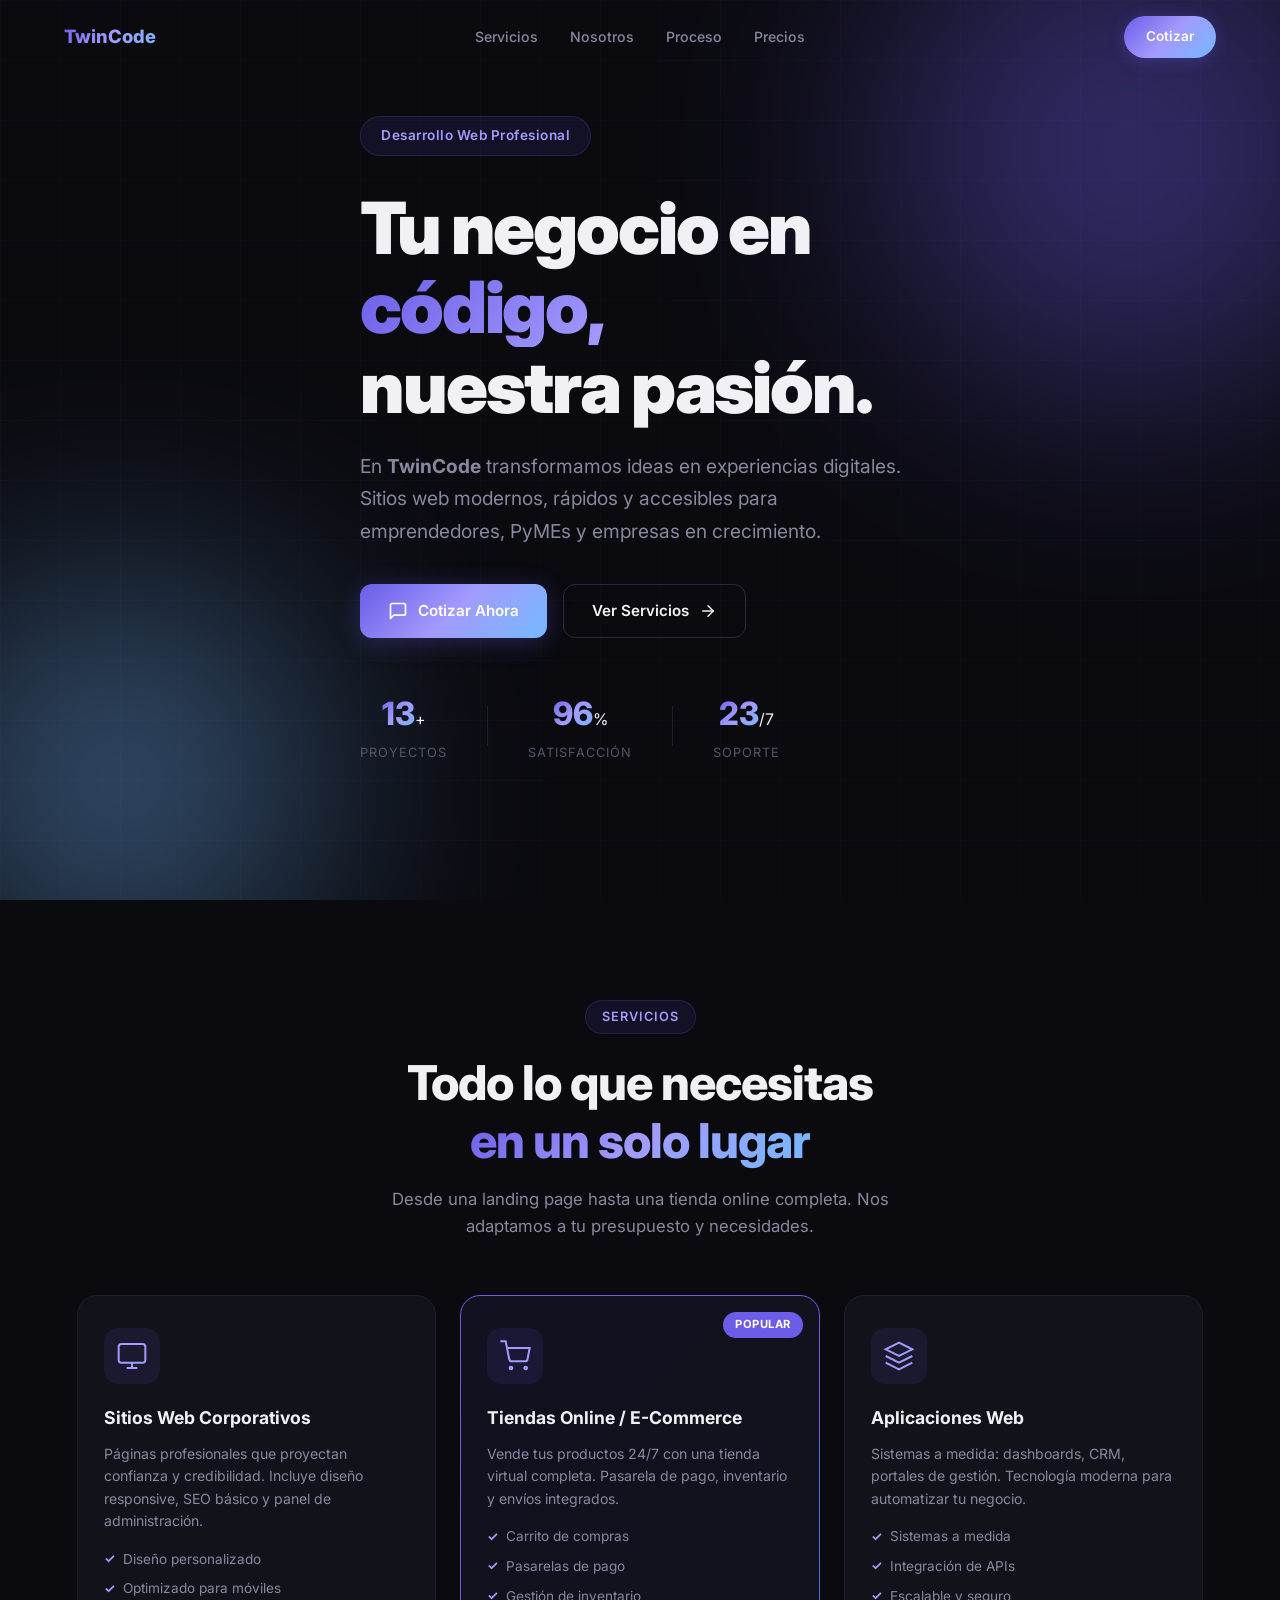
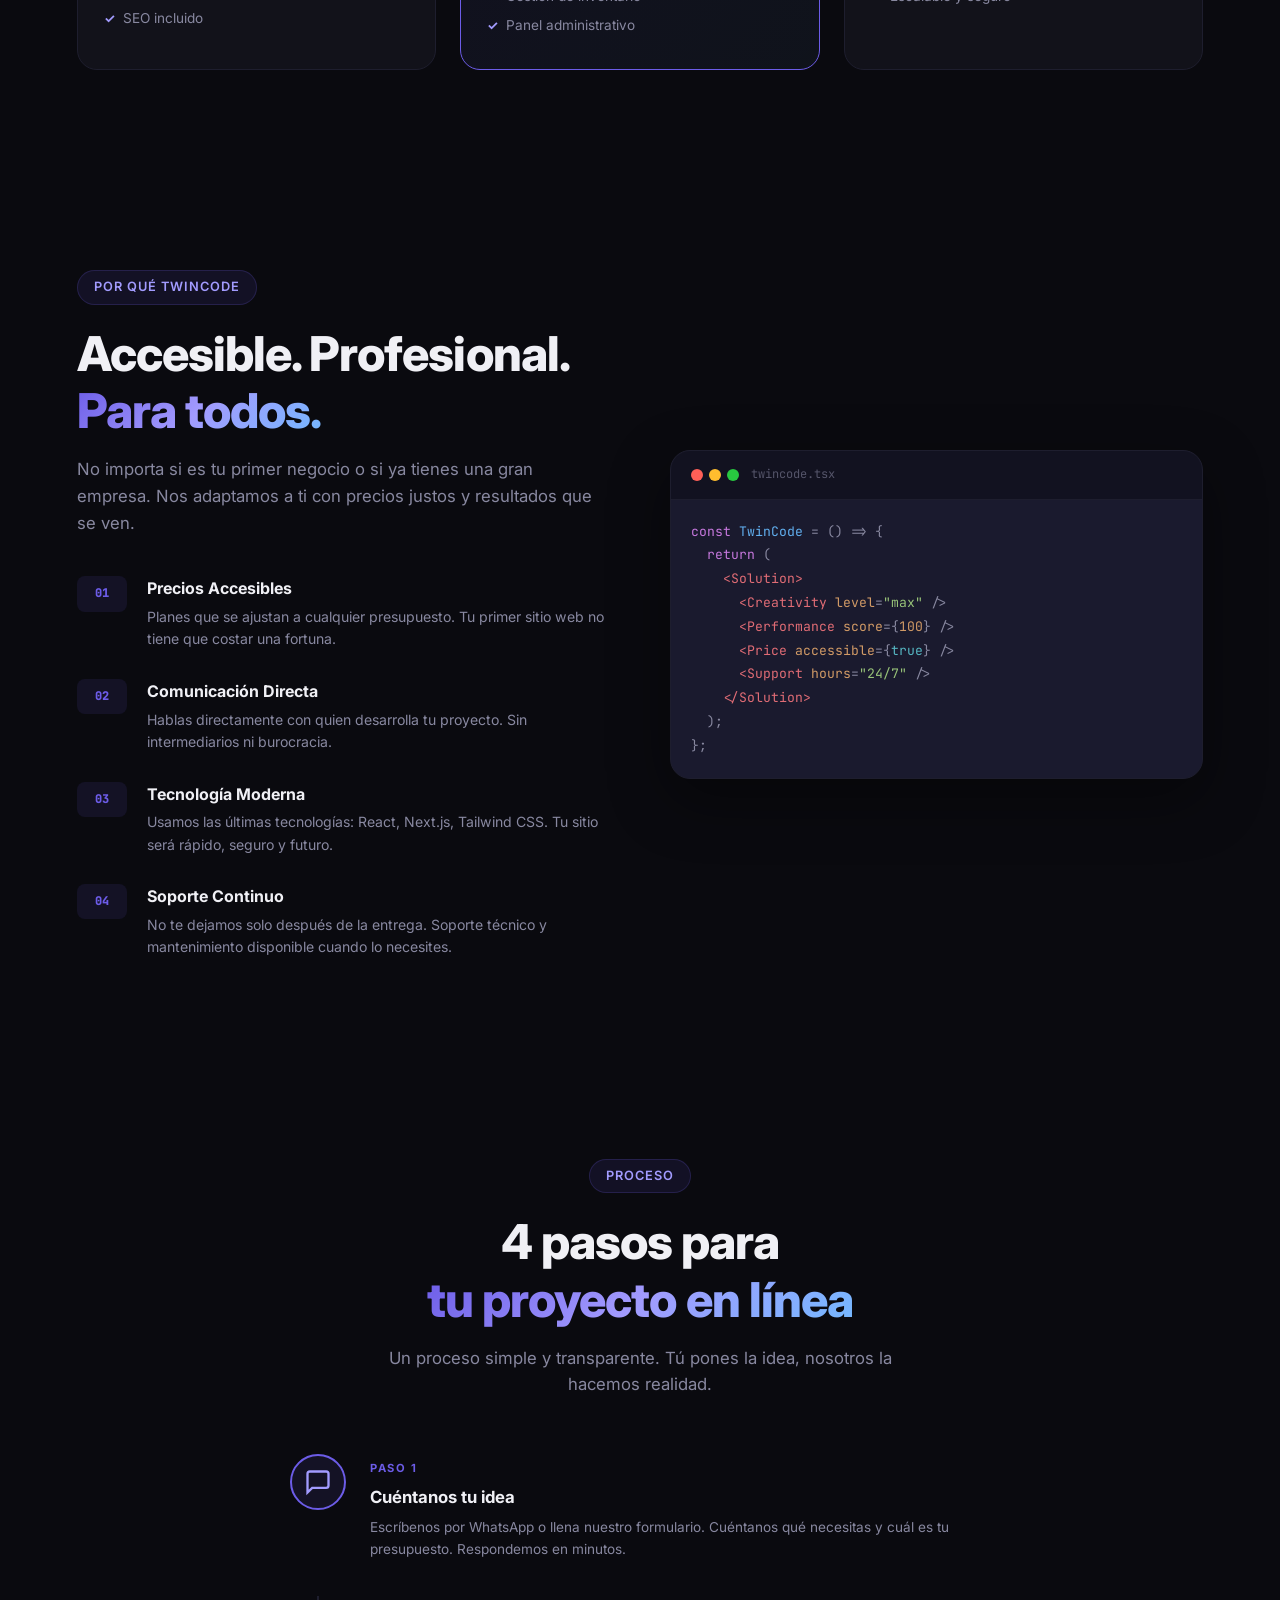
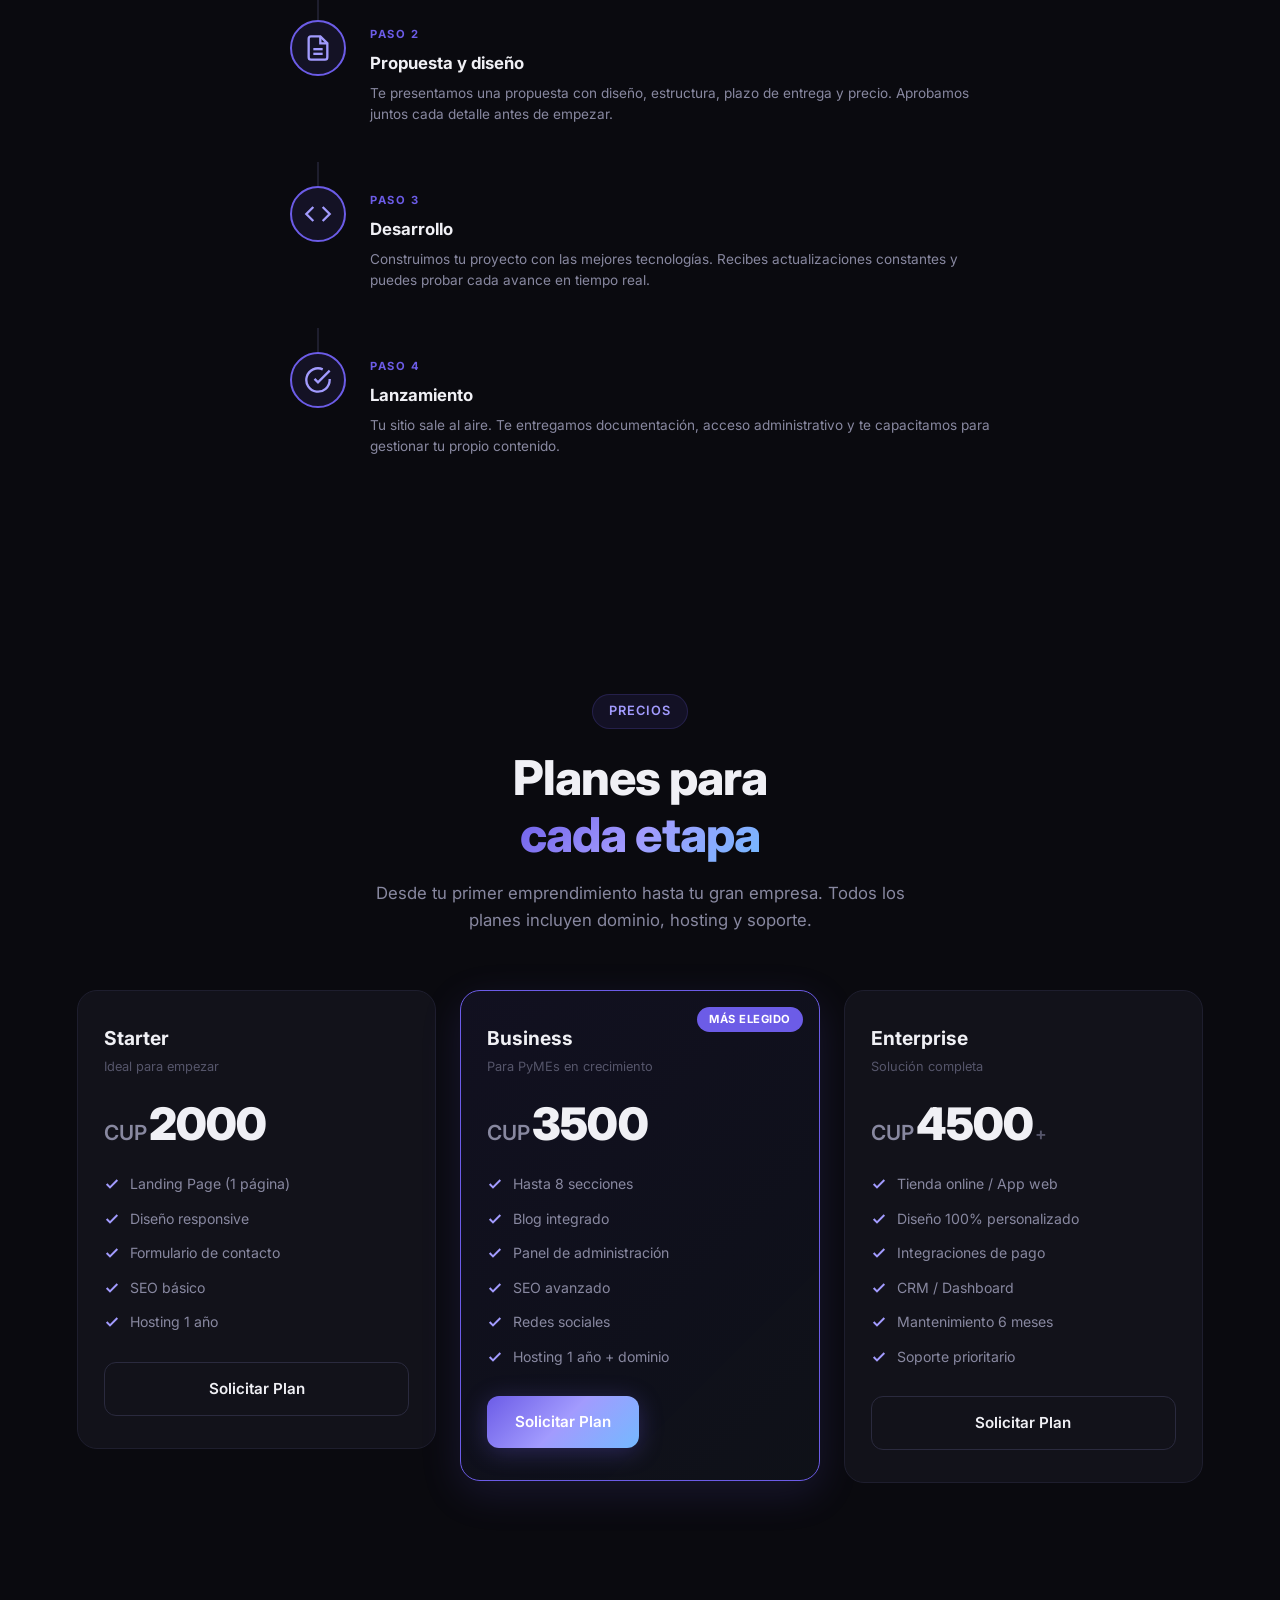
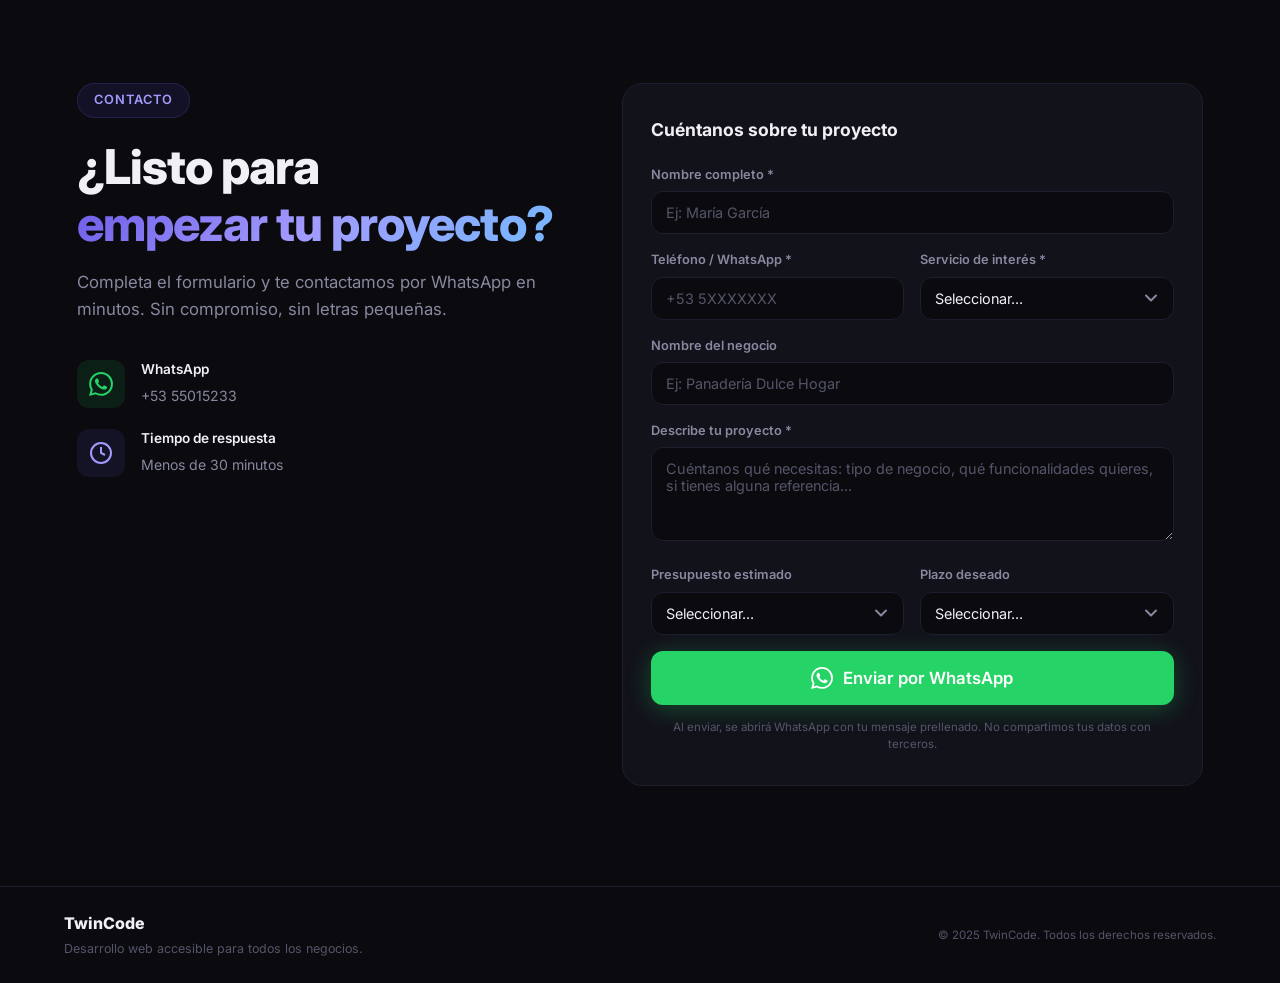
<file: index.html>
<!DOCTYPE html>
<html lang="es">
<head>
    <meta charset="UTF-8">
    <meta name="viewport" content="width=device-width, initial-scale=1.0">
    <title>TwinCode — Desarrollo Web Profesional</title>
    <meta name="description" content="TwinCode: Desarrollo web accesible para emprendedores, PyMEs y grandes negocios. Creamos tu presencia digital.">
    <link rel="preconnect" href="https://fonts.googleapis.com">
    <link rel="preconnect" href="https://fonts.gstatic.com" crossorigin>
    <link href="https://fonts.googleapis.com/css2?family=Inter:wght@300;400;500;600;700;800;900&family=JetBrains+Mono:wght@400;600&display=swap" rel="stylesheet">
    <link rel="icon" href="image_1784399874938.jpeg">
    <style>
/* ===== RESET & BASE ===== */
*, *::before, *::after { margin: 0; padding: 0; box-sizing: border-box; }

:root {
    --bg-dark: #0a0a0f;
    --bg-card: #12121a;
    --bg-card-hover: #1a1a28;
    --border: #1e1e2e;
    --border-light: #2a2a3e;
    --text-primary: #f0f0f5;
    --text-secondary: #8888a0;
    --text-muted: #55556a;
    --accent: #6c5ce7;
    --accent-light: #a29bfe;
    --accent-glow: rgba(108, 92, 231, 0.3);
    --whatsapp: #25D366;
    --whatsapp-dark: #128C7E;
    --gradient: linear-gradient(135deg, #6c5ce7 0%, #a29bfe 50%, #74b9ff 100%);
    --radius: 12px;
    --radius-lg: 20px;
    --transition: 0.3s cubic-bezier(0.4, 0, 0.2, 1);
    --font: 'Inter', -apple-system, BlinkMacSystemFont, sans-serif;
    --font-mono: 'JetBrains Mono', 'Fira Code', monospace;
}

html { scroll-behavior: smooth; overflow-y: scroll; scrollbar-width: thin; scrollbar-color: var(--accent) var(--bg-dark); }
body {
    font-family: var(--font); background: var(--bg-dark); color: var(--text-primary);
    line-height: 1.6; overflow-x: hidden; -webkit-font-smoothing: antialiased;
    padding: env(safe-area-inset-top) env(safe-area-inset-right) env(safe-area-inset-bottom) env(safe-area-inset-left);
}
::-webkit-scrollbar { width: 6px; }
::-webkit-scrollbar-track { background: var(--bg-dark); }
::-webkit-scrollbar-thumb { background: var(--accent); border-radius: 3px; }

/* ===== STICKY NAVBAR ===== */
.top-nav {
    position: fixed; top: 0; left: 0; right: 0; z-index: 100;
    padding: 16px 5vw; transition: background 0.3s, backdrop-filter 0.3s, box-shadow 0.3s;
}
.top-nav.scrolled {
    background: rgba(10, 10, 15, 0.88); backdrop-filter: blur(16px); -webkit-backdrop-filter: blur(16px);
    box-shadow: 0 1px 0 var(--border);
}
.nav-inner {
    max-width: 1200px; margin: 0 auto; display: flex; justify-content: space-between; align-items: center;
}
.nav-logo { font-size: 1.15rem; font-weight: 800; text-decoration: none; color: var(--text-primary); display: flex; align-items: center; gap: 8px; }
.nav-logo span { background: var(--gradient); -webkit-background-clip: text; -webkit-text-fill-color: transparent; background-clip: text; }
.nav-links { display: none; list-style: none; gap: 32px; }
.nav-links a { text-decoration: none; color: var(--text-secondary); font-size: 0.88rem; font-weight: 500; transition: color var(--transition); }
.nav-links a:hover { color: var(--accent-light); }
.nav-cta {
    display: none; padding: 10px 22px; border-radius: 100px; background: var(--gradient);
    color: white; font-size: 0.85rem; font-weight: 600; text-decoration: none; transition: var(--transition);
    box-shadow: 0 2px 16px var(--accent-glow); -webkit-tap-highlight-color: transparent;
}
.nav-cta:hover { transform: translateY(-1px); box-shadow: 0 4px 24px var(--accent-glow); }

@media (min-width: 768px) {
    .nav-links { display: flex; }
    .nav-cta { display: inline-block; }
}
@media (min-width: 1440px) { .nav-inner { max-width: 1360px; } .nav-logo { font-size: 1.25rem; } }
@media (min-width: 1920px) { .nav-inner { max-width: 1520px; } .nav-logo { font-size: 1.35rem; } .nav-links { gap: 40px; } .nav-links a { font-size: 0.95rem; } }

/* Mobile hamburger */
.nav-toggle {
    display: flex; flex-direction: column; gap: 5px; background: none; border: none;
    cursor: pointer; padding: 4px; z-index: 110;
}
.nav-toggle span { display: block; width: 22px; height: 2px; background: var(--text-primary); border-radius: 2px; transition: var(--transition); }
.nav-toggle.open span:nth-child(1) { transform: rotate(45deg) translate(5px, 5px); }
.nav-toggle.open span:nth-child(2) { opacity: 0; }
.nav-toggle.open span:nth-child(3) { transform: rotate(-45deg) translate(5px, -5px); }
@media (min-width: 768px) { .nav-toggle { display: none; } }

/* Mobile menu overlay */
.mobile-menu {
    position: fixed; inset: 0; z-index: 105; background: rgba(10, 10, 15, 0.96);
    backdrop-filter: blur(20px); -webkit-backdrop-filter: blur(20px);
    display: flex; flex-direction: column; justify-content: center; align-items: center; gap: 28px;
    opacity: 0; pointer-events: none; transition: opacity 0.3s;
}
.mobile-menu.open { opacity: 1; pointer-events: all; }
.mobile-menu a { text-decoration: none; color: var(--text-primary); font-size: 1.4rem; font-weight: 700; }
.mobile-menu a:hover { color: var(--accent-light); }

/* ===== SECTIONS (was slides) ===== */
section {
    position: relative; padding: 80px 5vw;
}
.section-inner { max-width: 1200px; margin: 0 auto; }
@media (min-width: 768px) { section { padding: 100px 6vw; } }
@media (min-width: 1440px) { section { padding: 120px 8vw; } .section-inner { max-width: 1360px; } }
@media (min-width: 1920px) { section { padding: 140px 10vw; } .section-inner { max-width: 1520px; } }

/* ===== FADE-IN ON SCROLL ===== */
.reveal {
    opacity: 0; transform: translateY(36px); transition: opacity 0.7s ease, transform 0.7s ease;
}
.reveal.visible { opacity: 1; transform: translateY(0); }

/* ===== SECTION HEADER ===== */
.section-header { text-align: center; margin-bottom: 56px; }
.section-tag {
    display: inline-block; padding: 6px 16px; border-radius: 100px;
    background: rgba(108, 92, 231, 0.1); border: 1px solid rgba(108, 92, 231, 0.2);
    color: var(--accent-light); font-size: 0.8rem; font-weight: 600;
    letter-spacing: 1px; text-transform: uppercase; margin-bottom: 20px;
}
.section-title {
    font-size: clamp(1.6rem, 4vw, 3rem); font-weight: 800; line-height: 1.2; margin-bottom: 16px; letter-spacing: -0.02em;
}
@media (min-width: 1440px) { .section-title { font-size: clamp(2rem, 3.2vw, 3.4rem); } }
@media (min-width: 1920px) { .section-title { font-size: clamp(2.4rem, 2.8vw, 4rem); } }
.gradient-text { background: var(--gradient); -webkit-background-clip: text; -webkit-text-fill-color: transparent; background-clip: text; }
.section-desc { font-size: 1.05rem; color: var(--text-secondary); max-width: 560px; margin: 0 auto; }
@media (min-width: 1440px) { .section-desc { font-size: 1.15rem; max-width: 650px; } }
@media (min-width: 1920px) { .section-desc { font-size: 1.25rem; max-width: 720px; } }
@media (min-width: 1440px) { .section-header { margin-bottom: 72px; } }
@media (min-width: 1920px) { .section-header { margin-bottom: 88px; } }

/* ===== BUTTONS ===== */
.btn {
    display: inline-flex; align-items: center; gap: 10px; padding: 14px 28px;
    border-radius: var(--radius); font-size: 0.95rem; font-weight: 600;
    font-family: var(--font); cursor: pointer; transition: var(--transition); border: none;
    text-decoration: none; -webkit-tap-highlight-color: transparent;
}
@media (max-width: 640px) { .btn { padding: 14px 24px; font-size: 0.92rem; } }
@media (min-width: 1920px) { .btn { padding: 16px 34px; font-size: 1.05rem; gap: 12px; } }
.btn-primary { background: var(--gradient); color: white; box-shadow: 0 4px 24px var(--accent-glow); }
.btn-primary:hover { transform: translateY(-2px); box-shadow: 0 8px 32px var(--accent-glow); }
.btn-ghost { background: transparent; color: var(--text-primary); border: 1px solid var(--border-light); }
.btn-ghost:hover { border-color: var(--accent); color: var(--accent-light); background: rgba(108, 92, 231, 0.05); }
.btn-outline { background: transparent; color: var(--text-primary); border: 1.5px solid var(--border-light); width: 100%; justify-content: center; }
.btn-outline:hover { border-color: var(--accent); color: var(--accent-light); background: rgba(108, 92, 231, 0.05); }
.btn-whatsapp {
    background: var(--whatsapp); color: white; width: 100%; justify-content: center;
    padding: 16px 28px; font-size: 1.05rem; box-shadow: 0 4px 24px rgba(37, 211, 102, 0.3);
}
.btn-whatsapp:hover { background: var(--whatsapp-dark); transform: translateY(-2px); box-shadow: 0 8px 32px rgba(37, 211, 102, 0.4); }
.btn-whatsapp:active { transform: translateY(0); }

/* ===== HERO ===== */
.hero {
    min-height: 100vh; display: flex; align-items: center; padding-top: 80px; position: relative; overflow: hidden;
}
.hero-bg { position: absolute; inset: 0; z-index: 0; }
.grid-overlay {
    position: absolute; inset: 0;
    background-image: linear-gradient(rgba(108, 92, 231, 0.03) 1px, transparent 1px), linear-gradient(90deg, rgba(108, 92, 231, 0.03) 1px, transparent 1px);
    background-size: 60px 60px;
}
.glow { position: absolute; border-radius: 50%; filter: blur(120px); opacity: 0.4; }
.glow-1 { width: 500px; height: 500px; background: var(--accent); top: -100px; right: -100px; animation: float 8s ease-in-out infinite; }
.glow-2 { width: 400px; height: 400px; background: #74b9ff; bottom: -80px; left: -80px; animation: float 10s ease-in-out infinite reverse; }
@media (max-width: 640px) { .glow-1 { width: 300px; height: 300px; } .glow-2 { width: 250px; height: 250px; } }
@media (min-width: 1440px) { .glow-1 { width: 700px; height: 700px; } .glow-2 { width: 550px; height: 550px; } }
@media (min-width: 1920px) { .glow-1 { width: 900px; height: 900px; } .glow-2 { width: 700px; height: 700px; } }
@keyframes float { 0%, 100% { transform: translate(0, 0); } 50% { transform: translate(30px, -30px); } }

.hero-content { position: relative; z-index: 1; }
.hero-badge {
    display: inline-block; padding: 8px 20px; border-radius: 100px;
    background: rgba(108, 92, 231, 0.1); border: 1px solid rgba(108, 92, 231, 0.2);
    color: var(--accent-light); font-size: 0.85rem; font-weight: 600; letter-spacing: 0.5px; margin-bottom: 32px;
}
@media (max-width: 400px) { .hero-badge { font-size: 0.75rem; padding: 6px 14px; margin-bottom: 20px; } }
.hero-title {
    font-size: clamp(2.2rem, 6vw, 4.5rem); font-weight: 900; line-height: 1.1; margin-bottom: 24px; letter-spacing: -0.03em;
}
@media (max-width: 380px) { .hero-title { font-size: 2rem; } }
@media (min-width: 1440px) { .hero-title { font-size: clamp(2.8rem, 5.5vw, 5.2rem); } }
@media (min-width: 1920px) { .hero-title { font-size: clamp(3.2rem, 4.5vw, 6rem); } }
.hero-title .line { display: block; }
.hero-title .accent { background: var(--gradient); -webkit-background-clip: text; -webkit-text-fill-color: transparent; background-clip: text; }
.hero-subtitle {
    font-size: clamp(0.95rem, 1.5vw, 1.2rem); color: var(--text-secondary); max-width: 560px; margin-bottom: 36px; line-height: 1.7;
}
@media (min-width: 1440px) { .hero-subtitle { font-size: clamp(1.1rem, 1.4vw, 1.35rem); max-width: 660px; margin-bottom: 44px; } }
@media (min-width: 1920px) { .hero-subtitle { font-size: clamp(1.2rem, 1.2vw, 1.5rem); max-width: 740px; margin-bottom: 52px; } }
.hero-cta { display: flex; gap: 16px; flex-wrap: wrap; margin-bottom: 50px; }
@media (min-width: 1440px) { .hero-cta { margin-bottom: 64px; gap: 20px; } }
@media (min-width: 1920px) { .hero-cta { margin-bottom: 76px; gap: 24px; } }
.hero-stats { display: flex; align-items: center; gap: 40px; }
@media (min-width: 1440px) { .hero-stats { gap: 56px; } }
@media (min-width: 1920px) { .hero-stats { gap: 72px; } }
.stat { text-align: center; }
.stat-number { font-size: 2rem; font-weight: 800; background: var(--gradient); -webkit-background-clip: text; -webkit-text-fill-color: transparent; background-clip: text; }
@media (min-width: 1440px) { .stat-number { font-size: 2.6rem; } }
@media (min-width: 1920px) { .stat-number { font-size: 3.2rem; } }
.stat-label { display: block; font-size: 0.8rem; color: var(--text-muted); margin-top: 4px; text-transform: uppercase; letter-spacing: 1px; }
@media (min-width: 1920px) { .stat-label { font-size: 0.9rem; letter-spacing: 1.5px; } }
.stat-divider { width: 1px; height: 40px; background: var(--border); }
@media (min-width: 1440px) { .stat-divider { height: 50px; } }
@media (min-width: 1920px) { .stat-divider { height: 60px; } }

@media (max-width: 768px) {
    .hero-cta { flex-direction: column; }
    .hero-cta .btn { width: 100%; justify-content: center; }
    .hero-stats { flex-direction: column; gap: 16px; }
    .stat-divider { width: 40px; height: 1px; }
}

/* ===== SERVICES ===== */
.services-grid { display: grid; grid-template-columns: 1fr; gap: 20px; }
@media (min-width: 768px) { .services-grid { grid-template-columns: repeat(2, 1fr); gap: 24px; } }
@media (min-width: 1025px) { .services-grid { grid-template-columns: repeat(3, 1fr); gap: 24px; } }
@media (min-width: 1440px) { .services-grid { gap: 28px; } }
@media (min-width: 1920px) { .services-grid { gap: 36px; } }
.service-card {
    background: var(--bg-card); border: 1px solid var(--border); border-radius: var(--radius-lg);
    padding: 28px 22px; transition: var(--transition); position: relative; overflow: hidden;
}
@media (min-width: 768px) { .service-card { padding: 32px 26px; } }
@media (min-width: 1440px) { .service-card { padding: 40px 32px; } }
@media (min-width: 1920px) { .service-card { padding: 48px 36px; } }
.service-card:hover { border-color: var(--accent); background: var(--bg-card-hover); transform: translateY(-4px); box-shadow: 0 12px 40px rgba(108, 92, 231, 0.1); }
.service-card.featured { border-color: var(--accent); background: linear-gradient(135deg, rgba(108, 92, 231, 0.08), rgba(116, 185, 255, 0.05)); }
.card-badge { position: absolute; top: 16px; right: 16px; padding: 4px 12px; border-radius: 100px; background: var(--accent); color: white; font-size: 0.7rem; font-weight: 700; text-transform: uppercase; letter-spacing: 0.5px; }
.service-icon { width: 48px; height: 48px; border-radius: 12px; background: rgba(108, 92, 231, 0.1); display: flex; align-items: center; justify-content: center; color: var(--accent-light); margin-bottom: 16px; }
.service-icon svg { width: 26px; height: 26px; }
@media (min-width: 768px) { .service-icon { width: 56px; height: 56px; border-radius: 14px; margin-bottom: 20px; } .service-icon svg { width: 32px; height: 32px; } }
@media (min-width: 1920px) { .service-icon { width: 64px; height: 64px; border-radius: 16px; margin-bottom: 24px; } .service-icon svg { width: 36px; height: 36px; } }
.service-card h3 { font-size: 1.1rem; font-weight: 700; margin-bottom: 10px; }
@media (min-width: 1440px) { .service-card h3 { font-size: 1.3rem; margin-bottom: 14px; } }
@media (min-width: 1920px) { .service-card h3 { font-size: 1.5rem; } }
.service-card > p { color: var(--text-secondary); font-size: 0.88rem; margin-bottom: 16px; line-height: 1.6; }
@media (min-width: 1440px) { .service-card > p { font-size: 0.95rem; margin-bottom: 20px; } }
@media (min-width: 1920px) { .service-card > p { font-size: 1.05rem; } }
.service-features { list-style: none; display: flex; flex-direction: column; gap: 8px; }
.service-features li { display: flex; align-items: center; gap: 8px; font-size: 0.85rem; color: var(--text-secondary); }
.service-features li::before { content: '\2713'; color: var(--accent-light); font-weight: 700; font-size: 0.8rem; }
@media (max-width: 400px) { .service-card { padding: 22px 18px; } }

/* ===== WHY US ===== */
.why-layout { display: grid; grid-template-columns: 1fr; gap: 40px; align-items: center; }
@media (min-width: 1025px) { .why-layout { grid-template-columns: 1fr 1fr; gap: 60px; } }
@media (min-width: 1440px) { .why-layout { gap: 80px; } }
@media (min-width: 1920px) { .why-layout { gap: 100px; } }
.why-text .section-title { text-align: left; margin-bottom: 16px; }
.why-text .section-desc { margin: 0 0 40px 0; text-align: left; }
.why-features { display: flex; flex-direction: column; gap: 28px; }
.why-feature { display: flex; gap: 20px; align-items: flex-start; }
.feature-number { font-size: 0.75rem; font-weight: 800; color: var(--accent); background: rgba(108, 92, 231, 0.1); border-radius: 8px; padding: 8px 12px; min-width: 50px; text-align: center; font-family: var(--font-mono); }
.why-feature h4 { font-size: 1rem; font-weight: 700; margin-bottom: 4px; }
.why-feature p { font-size: 0.88rem; color: var(--text-secondary); line-height: 1.6; }
.code-window { background: #1a1a2e; border: 1px solid var(--border); border-radius: var(--radius-lg); overflow: hidden; box-shadow: 0 20px 60px rgba(0, 0, 0, 0.4); }
@media (min-width: 1440px) { .code-window { box-shadow: 0 24px 80px rgba(0, 0, 0, 0.5); } }
@media (min-width: 1920px) { .code-window { box-shadow: 0 28px 100px rgba(0, 0, 0, 0.5); } }
.code-header { display: flex; align-items: center; gap: 12px; padding: 12px 16px; background: rgba(0, 0, 0, 0.3); border-bottom: 1px solid var(--border); }
@media (min-width: 768px) { .code-header { padding: 14px 20px; } }
@media (min-width: 1920px) { .code-header { padding: 18px 24px; } }
.code-dots { display: flex; gap: 6px; }
.dot { width: 12px; height: 12px; border-radius: 50%; }
@media (min-width: 1920px) { .dot { width: 14px; height: 14px; } }
.dot.red { background: #ff5f57; } .dot.yellow { background: #ffbd2e; } .dot.green { background: #28c840; }
.code-filename { font-family: var(--font-mono); font-size: 0.75rem; color: var(--text-muted); }
@media (min-width: 1920px) { .code-filename { font-size: 0.9rem; } }
.code-body { padding: 16px; overflow-x: auto; }
@media (min-width: 768px) { .code-body { padding: 20px; } }
@media (min-width: 1440px) { .code-body { padding: 28px; } }
@media (min-width: 1920px) { .code-body { padding: 36px; } }
.code-body code { font-family: var(--font-mono); font-size: 0.72rem; line-height: 1.7; color: var(--text-secondary); }
@media (min-width: 768px) { .code-body code { font-size: 0.82rem; line-height: 1.8; } }
@media (min-width: 1920px) { .code-body code { font-size: 1rem; line-height: 2; } }
.code-keyword { color: #c678dd; } .code-func { color: #61afef; } .code-tag { color: #e06c75; }
.code-attr { color: #d19a66; } .code-string { color: #98c379; } .code-num { color: #d19a66; } .code-bool { color: #56b6c2; }
@media (max-width: 768px) { .why-visual { display: none; } }

/* ===== PROCESS ===== */
.process-timeline { display: flex; flex-direction: column; gap: 0; max-width: 600px; margin: 0 auto; }
@media (min-width: 768px) { .process-timeline { max-width: 700px; } }
@media (min-width: 1440px) { .process-timeline { max-width: 800px; } }
@media (min-width: 1920px) { .process-timeline { max-width: 900px; } }
.process-step { display: flex; gap: 18px; align-items: flex-start; transition: opacity 0.6s ease, transform 0.6s ease; }
@media (min-width: 768px) { .process-step { gap: 24px; } }
@media (min-width: 1920px) { .process-step { gap: 32px; } }
.step-icon { width: 44px; height: 44px; min-width: 44px; border-radius: 50%; background: rgba(108, 92, 231, 0.1); border: 2px solid var(--accent); display: flex; align-items: center; justify-content: center; color: var(--accent-light); }
.step-icon svg { width: 22px; height: 22px; }
@media (min-width: 768px) { .step-icon { width: 56px; height: 56px; min-width: 56px; } .step-icon svg { width: 28px; height: 28px; } }
@media (min-width: 1920px) { .step-icon { width: 68px; height: 68px; min-width: 68px; border-width: 3px; } .step-icon svg { width: 34px; height: 34px; } }
.step-content { padding-bottom: 36px; }
.step-number { font-size: 0.7rem; font-weight: 700; color: var(--accent); text-transform: uppercase; letter-spacing: 1.5px; }
.step-content h3 { font-size: 1.05rem; font-weight: 700; margin: 4px 0 6px; }
.step-content p { font-size: 0.85rem; color: var(--text-secondary); line-height: 1.6; }
@media (min-width: 1440px) { .step-content h3 { font-size: 1.3rem; margin: 6px 0 10px; } .step-content p { font-size: 0.95rem; } }
@media (min-width: 1920px) { .step-content h3 { font-size: 1.5rem; margin: 8px 0 12px; } .step-content p { font-size: 1.08rem; line-height: 1.7; } }
.process-connector { width: 2px; height: 20px; background: var(--border); margin-left: 21px; }
@media (min-width: 768px) { .process-connector { margin-left: 27px; height: 24px; } }
@media (min-width: 1920px) { .process-connector { margin-left: 32px; height: 28px; } }

/* ===== PRICING ===== */
.pricing-grid { display: grid; grid-template-columns: 1fr; gap: 20px; align-items: start; max-width: 420px; margin: 0 auto; }
@media (min-width: 768px) { .pricing-grid { grid-template-columns: repeat(2, 1fr); max-width: 640px; gap: 24px; } }
@media (min-width: 1100px) { .pricing-grid { grid-template-columns: repeat(3, 1fr); max-width: none; gap: 24px; } }
@media (min-width: 1440px) { .pricing-grid { gap: 28px; } }
@media (min-width: 1920px) { .pricing-grid { gap: 36px; } }
.pricing-card {
    background: var(--bg-card); border: 1px solid var(--border); border-radius: var(--radius-lg);
    padding: 28px 22px; position: relative; transition: var(--transition);
}
@media (min-width: 768px) { .pricing-card { padding: 32px 26px; } }
@media (min-width: 1440px) { .pricing-card { padding: 40px 32px; } }
@media (min-width: 1920px) { .pricing-card { padding: 48px 36px; } }
.pricing-card:hover { transform: translateY(-4px); }
.pricing-card.popular { border-color: var(--accent); background: linear-gradient(135deg, rgba(108, 92, 231, 0.08), rgba(116, 185, 255, 0.04)); box-shadow: 0 12px 40px rgba(108, 92, 231, 0.15); }
@media (max-width: 1024px) { .pricing-card.popular { transform: none; } .pricing-card.popular:hover { transform: translateY(-4px); } }
.pricing-header { margin-bottom: 24px; }
.pricing-header h3 { font-size: 1.2rem; font-weight: 700; margin-bottom: 4px; }
.pricing-tagline { font-size: 0.8rem; color: var(--text-muted); }
.pricing-price { margin-bottom: 24px; display: flex; align-items: baseline; gap: 2px; }
.currency { font-size: 1.3rem; font-weight: 600; color: var(--text-secondary); }
.amount { font-size: 2.8rem; font-weight: 900; line-height: 1; letter-spacing: -0.02em; }
.price-note { font-size: 1.1rem; color: var(--text-muted); font-weight: 600; }
@media (min-width: 1440px) { .pricing-header h3 { font-size: 1.5rem; } .pricing-tagline { font-size: 0.95rem; } .pricing-price { margin-bottom: 32px; } .currency { font-size: 1.8rem; } .amount { font-size: 4.2rem; } .price-note { font-size: 1.4rem; } }
@media (min-width: 1920px) { .pricing-header h3 { font-size: 1.7rem; } .pricing-tagline { font-size: 1.05rem; } .pricing-price { margin-bottom: 36px; } .currency { font-size: 2.2rem; } .amount { font-size: 5rem; } .price-note { font-size: 1.6rem; } }
.pricing-features { list-style: none; display: flex; flex-direction: column; gap: 12px; margin-bottom: 28px; }
.pricing-features li { display: flex; align-items: center; gap: 10px; font-size: 0.88rem; color: var(--text-secondary); }
.pricing-features li svg { color: var(--accent-light); flex-shrink: 0; }
@media (min-width: 1440px) { .pricing-features { gap: 16px; margin-bottom: 36px; } .pricing-features li { font-size: 0.95rem; } }
@media (min-width: 1920px) { .pricing-features { gap: 18px; margin-bottom: 40px; } .pricing-features li { font-size: 1.05rem; gap: 14px; } }
@media (max-width: 400px) { .pricing-card { padding: 24px 18px; } .amount { font-size: 2.4rem; } }

/* ===== CONTACT ===== */
.contact-layout { display: grid; grid-template-columns: 1fr; gap: 36px; align-items: start; }
@media (min-width: 1025px) { .contact-layout { grid-template-columns: 1fr 1.2fr; gap: 60px; } }
@media (min-width: 1440px) { .contact-layout { gap: 80px; } }
@media (min-width: 1920px) { .contact-layout { gap: 100px; } }
.contact-info .section-title { text-align: left; margin-bottom: 16px; }
.contact-info .section-desc { text-align: left; margin: 0 0 36px 0; }
.contact-details { display: flex; flex-direction: column; gap: 20px; }
.contact-item { display: flex; align-items: center; gap: 16px; }
.contact-icon { width: 48px; height: 48px; border-radius: 12px; background: rgba(108, 92, 231, 0.1); display: flex; align-items: center; justify-content: center; color: var(--accent-light); flex-shrink: 0; }
.contact-icon.whatsapp { background: rgba(37, 211, 102, 0.1); color: var(--whatsapp); }
.contact-item strong { display: block; font-size: 0.85rem; font-weight: 600; margin-bottom: 2px; }
.contact-item span { font-size: 0.88rem; color: var(--text-secondary); }

/* ===== FORM ===== */
.contact-form-wrapper { background: var(--bg-card); border: 1px solid var(--border); border-radius: var(--radius-lg); padding: 24px 20px; }
@media (min-width: 768px) { .contact-form-wrapper { padding: 32px 28px; } }
@media (min-width: 1440px) { .contact-form-wrapper { padding: 40px 36px; } }
@media (min-width: 1920px) { .contact-form-wrapper { padding: 48px 42px; } }
.contact-form h3 { font-size: 1.1rem; font-weight: 700; margin-bottom: 20px; }
@media (min-width: 1440px) { .contact-form h3 { font-size: 1.3rem; margin-bottom: 28px; } }
@media (min-width: 1920px) { .contact-form h3 { font-size: 1.5rem; } }
.form-group { margin-bottom: 16px; flex: 1; }
@media (min-width: 1440px) { .form-group { margin-bottom: 20px; } }
.form-row { display: grid; grid-template-columns: 1fr; gap: 0; }
@media (min-width: 520px) { .form-row { grid-template-columns: 1fr 1fr; gap: 16px; } }
@media (min-width: 1920px) { .form-row { gap: 20px; } }
label { display: block; font-size: 0.8rem; font-weight: 600; color: var(--text-secondary); margin-bottom: 6px; }
@media (min-width: 1920px) { label { font-size: 0.9rem; margin-bottom: 8px; } }
input, select, textarea { width: 100%; padding: 12px 14px; border-radius: var(--radius); border: 1px solid var(--border); background: var(--bg-dark); color: var(--text-primary); font-family: var(--font); font-size: 0.9rem; transition: var(--transition); outline: none; }
@media (min-width: 1440px) { input, select, textarea { padding: 14px 18px; font-size: 0.95rem; } }
@media (min-width: 1920px) { input, select, textarea { padding: 16px 20px; font-size: 1rem; border-radius: 14px; } }
input::placeholder, textarea::placeholder { color: var(--text-muted); }
input:focus, select:focus, textarea:focus { border-color: var(--accent); box-shadow: 0 0 0 3px var(--accent-glow); }
select { cursor: pointer; appearance: none; background-image: url("data:image/svg+xml,%3Csvg width='12' height='8' viewBox='0 0 12 8' fill='none' xmlns='http://www.w3.org/2000/svg'%3E%3Cpath d='M1 1.5L6 6.5L11 1.5' stroke='%238888a0' stroke-width='2' stroke-linecap='round' stroke-linejoin='round'/%3E%3C/svg%3E"); background-repeat: no-repeat; background-position: right 16px center; padding-right: 40px; }
textarea { resize: vertical; min-height: 90px; }
@media (min-width: 1440px) { textarea { min-height: 120px; } }
@media (min-width: 1920px) { textarea { min-height: 140px; } }
.form-note { text-align: center; font-size: 0.72rem; color: var(--text-muted); margin-top: 14px; line-height: 1.5; }
@media (min-width: 1920px) { .form-note { font-size: 0.82rem; } }

/* ===== FOOTER ===== */
.site-footer { padding: 24px 5vw; border-top: 1px solid var(--border); background: var(--bg-dark); }
.footer-content { max-width: 1200px; margin: 0 auto; display: flex; justify-content: space-between; align-items: center; }
@media (min-width: 1440px) { .footer-content { max-width: 1360px; } }
@media (min-width: 1920px) { .footer-content { max-width: 1520px; } }
.footer-logo { font-size: 1rem; font-weight: 800; }
.footer-brand p { font-size: 0.78rem; color: var(--text-muted); margin-top: 2px; }
.footer-copy { font-size: 0.72rem; color: var(--text-muted); }
@media (min-width: 1920px) { .footer-logo { font-size: 1.3rem; } .footer-brand p { font-size: 0.9rem; } .footer-copy { font-size: 0.85rem; } }
@media (max-width: 768px) { .site-footer { padding: 18px 5vw; } }
@media (max-width: 1024px) { .footer-content { flex-direction: column; gap: 10px; text-align: center; } }
@media (max-width: 768px) { .section-header { margin-bottom: 40px; } }
@media (max-width: 400px) { .section-header { margin-bottom: 36px; } .section-tag { font-size: 0.7rem; padding: 4px 12px; } .btn-whatsapp { padding: 14px 20px; font-size: 0.95rem; } }
    </style>
</head>
<body>

    <!-- Sticky Navigation -->
    <header class="top-nav" id="topNav">
        <div class="nav-inner">
            <a href="image_1784399874938.jpeg" class="nav-logo"> <span>TwinCode</span></a>
            <ul class="nav-links">
                <li><a href="#servicios">Servicios</a></li>
                <li><a href="#nosotros">Nosotros</a></li>
                <li><a href="#proceso">Proceso</a></li>
                <li><a href="#precios">Precios</a></li>
            </ul>
            <a href="#contacto" class="nav-cta">Cotizar</a>
            <button class="nav-toggle" id="navToggle" aria-label="Menú">
                <span></span><span></span><span></span>
            </button>
        </div>
    </header>

    <!-- Mobile Menu -->
    <div class="mobile-menu" id="mobileMenu">
        <a href="#hero" class="mobile-link">Inicio</a>
        <a href="#servicios" class="mobile-link">Servicios</a>
        <a href="#nosotros" class="mobile-link">Nosotros</a>
        <a href="#proceso" class="mobile-link">Proceso</a>
        <a href="#precios" class="mobile-link">Precios</a>
        <a href="#contacto" class="mobile-link">Contacto</a>
    </div>

    <!-- Hero -->
    <section class="hero" id="hero">
        <div class="hero-bg">
            <div class="grid-overlay"></div>
            <div class="glow glow-1"></div>
            <div class="glow glow-2"></div>
        </div>
        <div class="section-inner hero-content">
            <div class="hero-badge">Desarrollo Web Profesional</div>
            <h1 class="hero-title">
                <span class="line">Tu negocio en</span>
                <span class="line accent">código,</span>
                <span class="line">nuestra pasión.</span>
            </h1>
            <p class="hero-subtitle">
                En <strong>TwinCode</strong> transformamos ideas en experiencias digitales.
                Sitios web modernos, rápidos y accesibles para emprendedores, PyMEs y empresas en crecimiento.
            </p>
            <div class="hero-cta">
                <a href="#contacto" class="btn btn-primary">
                    <svg width="20" height="20" viewBox="0 0 24 24" fill="none" stroke="currentColor" stroke-width="2" stroke-linecap="round" stroke-linejoin="round"><path d="M21 15a2 2 0 0 1-2 2H7l-4 4V5a2 2 0 0 1 2-2h14a2 2 0 0 1 2 2z"/></svg>
                    Cotizar Ahora
                </a>
                <a href="#servicios" class="btn btn-ghost">
                    Ver Servicios
                    <svg width="18" height="18" viewBox="0 0 24 24" fill="none" stroke="currentColor" stroke-width="2" stroke-linecap="round" stroke-linejoin="round"><line x1="5" y1="12" x2="19" y2="12"/><polyline points="12 5 19 12 12 19"/></svg>
                </a>
            </div>
            <div class="hero-stats">
                <div class="stat">
                    <span class="stat-number" data-count="14">0</span>+
                    <span class="stat-label">Proyectos</span>
                </div>
                <div class="stat-divider"></div>
                <div class="stat">
                    <span class="stat-number" data-count="97">0</span>%
                    <span class="stat-label">Satisfacción</span>
                </div>
                <div class="stat-divider"></div>
                <div class="stat">
                    <span class="stat-number" data-count="24">0</span>/7
                    <span class="stat-label">Soporte</span>
                </div>
            </div>
        </div>
    </section>

    <!-- Services -->
    <section id="servicios">
        <div class="section-inner">
            <div class="section-header reveal">
                <span class="section-tag">Servicios</span>
                <h2 class="section-title">Todo lo que necesitas<br><span class="gradient-text">en un solo lugar</span></h2>
                <p class="section-desc">Desde una landing page hasta una tienda online completa. Nos adaptamos a tu presupuesto y necesidades.</p>
            </div>
            <div class="services-grid">
                <div class="service-card reveal">
                    <div class="service-icon">
                        <svg width="32" height="32" viewBox="0 0 24 24" fill="none" stroke="currentColor" stroke-width="1.5"><rect x="2" y="3" width="20" height="14" rx="2" ry="2"/><line x1="8" y1="21" x2="16" y2="21"/><line x1="12" y1="17" x2="12" y2="21"/></svg>
                    </div>
                    <h3>Sitios Web Corporativos</h3>
                    <p>Páginas profesionales que proyectan confianza y credibilidad. Incluye diseño responsive, SEO básico y panel de administración.</p>
                    <ul class="service-features">
                        <li>Diseño personalizado</li>
                        <li>Optimizado para móviles</li>
                        <li>SEO incluido</li>
                    </ul>
                </div>
                <div class="service-card featured reveal">
                    <div class="card-badge">Popular</div>
                    <div class="service-icon">
                        <svg width="32" height="32" viewBox="0 0 24 24" fill="none" stroke="currentColor" stroke-width="1.5"><circle cx="9" cy="21" r="1"/><circle cx="20" cy="21" r="1"/><path d="M1 1h4l2.68 13.39a2 2 0 0 0 2 1.61h9.72a2 2 0 0 0 2-1.61L23 6H6"/></svg>
                    </div>
                    <h3>Tiendas Online / E-Commerce</h3>
                    <p>Vende tus productos 24/7 con una tienda virtual completa. Pasarela de pago, inventario y envíos integrados.</p>
                    <ul class="service-features">
                        <li>Carrito de compras</li>
                        <li>Pasarelas de pago</li>
                        <li>Gestión de inventario</li>
                        <li>Panel administrativo</li>
                    </ul>
                </div>
                <div class="service-card reveal">
                    <div class="service-icon">
                        <svg width="32" height="32" viewBox="0 0 24 24" fill="none" stroke="currentColor" stroke-width="1.5"><path d="M12 2L2 7l10 5 10-5-10-5z"/><path d="M2 17l10 5 10-5"/><path d="M2 12l10 5 10-5"/></svg>
                    </div>
                    <h3>Aplicaciones Web</h3>
                    <p>Sistemas a medida: dashboards, CRM, portales de gestión. Tecnología moderna para automatizar tu negocio.</p>
                    <ul class="service-features">
                        <li>Sistemas a medida</li>
                        <li>Integración de APIs</li>
                        <li>Escalable y seguro</li>
                    </ul>
                </div>
            </div>
        </div>
    </section>

    <!-- Why Us -->
    <section id="nosotros">
        <div class="section-inner">
            <div class="why-layout">
                <div class="why-text">
                    <div class="reveal">
                        <span class="section-tag">Por qué TwinCode</span>
                        <h2 class="section-title">Accesible. Profesional.<br><span class="gradient-text">Para todos.</span></h2>
                        <p class="section-desc">No importa si es tu primer negocio o si ya tienes una gran empresa. Nos adaptamos a ti con precios justos y resultados que se ven.</p>
                    </div>
                    <div class="why-features">
                        <div class="why-feature reveal">
                            <div class="feature-number">01</div>
                            <div>
                                <h4>Precios Accesibles</h4>
                                <p>Planes que se ajustan a cualquier presupuesto. Tu primer sitio web no tiene que costar una fortuna.</p>
                            </div>
                        </div>
                        <div class="why-feature reveal">
                            <div class="feature-number">02</div>
                            <div>
                                <h4>Comunicación Directa</h4>
                                <p>Hablas directamente con quien desarrolla tu proyecto. Sin intermediarios ni burocracia.</p>
                            </div>
                        </div>
                        <div class="why-feature reveal">
                            <div class="feature-number">03</div>
                            <div>
                                <h4>Tecnología Moderna</h4>
                                <p>Usamos las últimas tecnologías: React, Next.js, Tailwind CSS. Tu sitio será rápido, seguro y futuro.</p>
                            </div>
                        </div>
                        <div class="why-feature reveal">
                            <div class="feature-number">04</div>
                            <div>
                                <h4>Soporte Continuo</h4>
                                <p>No te dejamos solo después de la entrega. Soporte técnico y mantenimiento disponible cuando lo necesites.</p>
                            </div>
                        </div>
                    </div>
                </div>
                <div class="why-visual reveal">
                    <div class="code-window">
                        <div class="code-header">
                            <div class="code-dots">
                                <span class="dot red"></span>
                                <span class="dot yellow"></span>
                                <span class="dot green"></span>
                            </div>
                            <span class="code-filename">twincode.tsx</span>
                        </div>
                        <pre class="code-body"><code><span class="code-keyword">const</span> <span class="code-func">TwinCode</span> = () => {
  <span class="code-keyword">return</span> (
    <span class="code-tag">&lt;Solution&gt;</span>
      <span class="code-tag">&lt;Creativity</span> <span class="code-attr">level</span>=<span class="code-string">"max"</span> /&gt;</span>
      <span class="code-tag">&lt;Performance</span> <span class="code-attr">score</span>={<span class="code-num">100</span>} /&gt;</span>
      <span class="code-tag">&lt;Price</span> <span class="code-attr">accessible</span>={<span class="code-bool">true</span>} /&gt;</span>
      <span class="code-tag">&lt;Support</span> <span class="code-attr">hours</span>=<span class="code-string">"24/7"</span> /&gt;</span>
    <span class="code-tag">&lt;/Solution&gt;</span>
  );
};</code></pre>
                    </div>
                </div>
            </div>
        </div>
    </section>

    <!-- Process -->
    <section id="proceso">
        <div class="section-inner">
            <div class="section-header reveal">
                <span class="section-tag">Proceso</span>
                <h2 class="section-title">4 pasos para<br><span class="gradient-text">tu proyecto en línea</span></h2>
                <p class="section-desc">Un proceso simple y transparente. Tú pones la idea, nosotros la hacemos realidad.</p>
            </div>
            <div class="process-timeline">
                <div class="process-step reveal">
                    <div class="step-icon">
                        <svg width="28" height="28" viewBox="0 0 24 24" fill="none" stroke="currentColor" stroke-width="2"><path d="M21 15a2 2 0 0 1-2 2H7l-4 4V5a2 2 0 0 1 2-2h14a2 2 0 0 1 2 2z"/></svg>
                    </div>
                    <div class="step-content">
                        <span class="step-number">Paso 1</span>
                        <h3>Cuéntanos tu idea</h3>
                        <p>Escríbenos por WhatsApp o llena nuestro formulario. Cuéntanos qué necesitas y cuál es tu presupuesto. Respondemos en minutos.</p>
                    </div>
                </div>
                <div class="process-connector"></div>
                <div class="process-step reveal">
                    <div class="step-icon">
                        <svg width="28" height="28" viewBox="0 0 24 24" fill="none" stroke="currentColor" stroke-width="2"><path d="M14 2H6a2 2 0 0 0-2 2v16a2 2 0 0 0 2 2h12a2 2 0 0 0 2-2V8z"/><polyline points="14 2 14 8 20 8"/><line x1="16" y1="13" x2="8" y2="13"/><line x1="16" y1="17" x2="8" y2="17"/></svg>
                    </div>
                    <div class="step-content">
                        <span class="step-number">Paso 2</span>
                        <h3>Propuesta y diseño</h3>
                        <p>Te presentamos una propuesta con diseño, estructura, plazo de entrega y precio. Aprobamos juntos cada detalle antes de empezar.</p>
                    </div>
                </div>
                <div class="process-connector"></div>
                <div class="process-step reveal">
                    <div class="step-icon">
                        <svg width="28" height="28" viewBox="0 0 24 24" fill="none" stroke="currentColor" stroke-width="2"><polyline points="16 18 22 12 16 6"/><polyline points="8 6 2 12 8 18"/></svg>
                    </div>
                    <div class="step-content">
                        <span class="step-number">Paso 3</span>
                        <h3>Desarrollo</h3>
                        <p>Construimos tu proyecto con las mejores tecnologías. Recibes actualizaciones constantes y puedes probar cada avance en tiempo real.</p>
                    </div>
                </div>
                <div class="process-connector"></div>
                <div class="process-step reveal">
                    <div class="step-icon">
                        <svg width="28" height="28" viewBox="0 0 24 24" fill="none" stroke="currentColor" stroke-width="2"><path d="M22 11.08V12a10 10 0 1 1-5.93-9.14"/><polyline points="22 4 12 14.01 9 11.01"/></svg>
                    </div>
                    <div class="step-content">
                        <span class="step-number">Paso 4</span>
                        <h3>Lanzamiento</h3>
                        <p>Tu sitio sale al aire. Te entregamos documentación, acceso administrativo y te capacitamos para gestionar tu propio contenido.</p>
                    </div>
                </div>
            </div>
        </div>
    </section>

    <!-- Pricing -->
    <section id="precios">
        <div class="section-inner">
            <div class="section-header reveal">
                <span class="section-tag">Precios</span>
                <h2 class="section-title">Planes para<br><span class="gradient-text">cada etapa</span></h2>
                <p class="section-desc">Desde tu primer emprendimiento hasta tu gran empresa. Todos los planes incluyen dominio, hosting y soporte.</p>
            </div>
            <div class="pricing-grid">
                <div class="pricing-card reveal">
                    <div class="pricing-header">
                        <h3>Starter</h3>
                        <p class="pricing-tagline">Ideal para empezar</p>
                    </div>
                    <div class="pricing-price">
                        <span class="currency">CUP</span>
                        <span class="amount">2000</span>
                    </div>
                    <ul class="pricing-features">
                        <li><svg width="16" height="16" viewBox="0 0 24 24" fill="none" stroke="currentColor" stroke-width="3"><polyline points="20 6 9 17 4 12"/></svg> Landing Page (1 página)</li>
                        <li><svg width="16" height="16" viewBox="0 0 24 24" fill="none" stroke="currentColor" stroke-width="3"><polyline points="20 6 9 17 4 12"/></svg> Diseño responsive</li>
                        <li><svg width="16" height="16" viewBox="0 0 24 24" fill="none" stroke="currentColor" stroke-width="3"><polyline points="20 6 9 17 4 12"/></svg> Formulario de contacto</li>
                        <li><svg width="16" height="16" viewBox="0 0 24 24" fill="none" stroke="currentColor" stroke-width="3"><polyline points="20 6 9 17 4 12"/></svg> SEO básico</li>
                        <li><svg width="16" height="16" viewBox="0 0 24 24" fill="none" stroke="currentColor" stroke-width="3"><polyline points="20 6 9 17 4 12"/></svg> Hosting 1 año</li>
                    </ul>
                    <a href="#contacto" class="btn btn-outline">Solicitar Plan</a>
                </div>
                <div class="pricing-card popular reveal">
                    <div class="card-badge">Más elegido</div>
                    <div class="pricing-header">
                        <h3>Business</h3>
                        <p class="pricing-tagline">Para PyMEs en crecimiento</p>
                    </div>
                    <div class="pricing-price">
                        <span class="currency">CUP</span>
                        <span class="amount">3500</span>
                    </div>
                    <ul class="pricing-features">
                        <li><svg width="16" height="16" viewBox="0 0 24 24" fill="none" stroke="currentColor" stroke-width="3"><polyline points="20 6 9 17 4 12"/></svg> Hasta 8 secciones</li>
                        <li><svg width="16" height="16" viewBox="0 0 24 24" fill="none" stroke="currentColor" stroke-width="3"><polyline points="20 6 9 17 4 12"/></svg> Blog integrado</li>
                        <li><svg width="16" height="16" viewBox="0 0 24 24" fill="none" stroke="currentColor" stroke-width="3"><polyline points="20 6 9 17 4 12"/></svg> Panel de administración</li>
                        <li><svg width="16" height="16" viewBox="0 0 24 24" fill="none" stroke="currentColor" stroke-width="3"><polyline points="20 6 9 17 4 12"/></svg> SEO avanzado</li>
                        <li><svg width="16" height="16" viewBox="0 0 24 24" fill="none" stroke="currentColor" stroke-width="3"><polyline points="20 6 9 17 4 12"/></svg> Redes sociales</li>
                        <li><svg width="16" height="16" viewBox="0 0 24 24" fill="none" stroke="currentColor" stroke-width="3"><polyline points="20 6 9 17 4 12"/></svg> Hosting 1 año + dominio</li>
                    </ul>
                    <a href="#contacto" class="btn btn-primary">Solicitar Plan</a>
                </div>
                <div class="pricing-card reveal">
                    <div class="pricing-header">
                        <h3>Enterprise</h3>
                        <p class="pricing-tagline">Solución completa</p>
                    </div>
                    <div class="pricing-price">
                        <span class="currency">CUP</span>
                        <span class="amount">4500</span>
                        <span class="price-note">+</span>
                    </div>
                    <ul class="pricing-features">
                        <li><svg width="16" height="16" viewBox="0 0 24 24" fill="none" stroke="currentColor" stroke-width="3"><polyline points="20 6 9 17 4 12"/></svg> Tienda online / App web</li>
                        <li><svg width="16" height="16" viewBox="0 0 24 24" fill="none" stroke="currentColor" stroke-width="3"><polyline points="20 6 9 17 4 12"/></svg> Diseño 100% personalizado</li>
                        <li><svg width="16" height="16" viewBox="0 0 24 24" fill="none" stroke="currentColor" stroke-width="3"><polyline points="20 6 9 17 4 12"/></svg> Integraciones de pago</li>
                        <li><svg width="16" height="16" viewBox="0 0 24 24" fill="none" stroke="currentColor" stroke-width="3"><polyline points="20 6 9 17 4 12"/></svg> CRM / Dashboard</li>
                        <li><svg width="16" height="16" viewBox="0 0 24 24" fill="none" stroke="currentColor" stroke-width="3"><polyline points="20 6 9 17 4 12"/></svg> Mantenimiento 6 meses</li>
                        <li><svg width="16" height="16" viewBox="0 0 24 24" fill="none" stroke="currentColor" stroke-width="3"><polyline points="20 6 9 17 4 12"/></svg> Soporte prioritario</li>
                    </ul>
                    <a href="#contacto" class="btn btn-outline">Solicitar Plan</a>
                </div>
            </div>
        </div>
    </section>

    <!-- Contact -->
    <section id="contacto">
        <div class="section-inner">
            <div class="contact-layout">
                <div class="contact-info">
                    <div class="reveal">
                        <span class="section-tag">Contacto</span>
                        <h2 class="section-title">¿Listo para<br><span class="gradient-text">empezar tu proyecto?</span></h2>
                        <p class="section-desc">Completa el formulario y te contactamos por WhatsApp en minutos. Sin compromiso, sin letras pequeñas.</p>
                    </div>
                    <div class="contact-details reveal">
                        <div class="contact-item">
                            <div class="contact-icon whatsapp">
                                <svg width="24" height="24" viewBox="0 0 24 24" fill="currentColor"><path d="M17.472 14.382c-.297-.149-1.758-.867-2.03-.967-.273-.099-.471-.148-.67.15-.197.297-.767.966-.94 1.164-.173.199-.347.223-.644.075-.297-.15-1.255-.463-2.39-1.475-.883-.788-1.48-1.761-1.653-2.059-.173-.297-.018-.458.13-.606.134-.133.298-.347.446-.52.149-.174.198-.298.298-.497.099-.198.05-.371-.025-.52-.075-.149-.669-1.612-.916-2.207-.242-.579-.487-.5-.669-.51-.173-.008-.371-.01-.57-.01-.198 0-.52.074-.792.372-.272.297-1.04 1.016-1.04 2.479 0 1.462 1.065 2.875 1.213 3.074.149.198 2.096 3.2 5.077 4.487.709.306 1.262.489 1.694.625.712.227 1.36.195 1.871.118.571-.085 1.758-.719 2.006-1.413.248-.694.248-1.289.173-1.413-.074-.124-.272-.198-.57-.347m-5.421 7.403h-.004a9.87 9.87 0 01-5.031-1.378l-.361-.214-3.741.982.998-3.648-.235-.374a9.86 9.86 0 01-1.51-5.26c.001-5.45 4.436-9.884 9.888-9.884 2.64 0 5.122 1.03 6.988 2.898a9.825 9.825 0 012.893 6.994c-.003 5.45-4.437 9.884-9.885 9.884m8.413-18.297A11.815 11.815 0 0012.05 0C5.495 0 .16 5.335.157 11.892c0 2.096.547 4.142 1.588 5.945L.057 24l6.305-1.654a11.882 11.882 0 005.683 1.448h.005c6.554 0 11.89-5.335 11.893-11.893a11.821 11.821 0 00-3.48-8.413z"/></svg>
                            </div>
                            <div>
                                <strong>WhatsApp</strong>
                                <span>+53 55015233</span>
                            </div>
                        </div>
                        <div class="contact-item">
                            <div class="contact-icon">
                                <svg width="24" height="24" viewBox="0 0 24 24" fill="none" stroke="currentColor" stroke-width="2"><circle cx="12" cy="12" r="10"/><polyline points="12 6 12 12 16 14"/></svg>
                            </div>
                            <div>
                                <strong>Tiempo de respuesta</strong>
                                <span>Menos de 30 minutos</span>
                            </div>
                        </div>
                    </div>
                </div>
                <div class="contact-form-wrapper reveal">
                    <form id="contactForm" class="contact-form" onsubmit="sendToWhatsApp(event)">
                        <h3>Cuéntanos sobre tu proyecto</h3>
                        <div class="form-group">
                            <label for="nombre">Nombre completo *</label>
                            <input type="text" id="nombre" name="nombre" placeholder="Ej: María García" required>
                        </div>
                        <div class="form-row">
                            <div class="form-group">
                                <label for="telefono">Teléfono / WhatsApp *</label>
                                <input type="tel" id="telefono" name="telefono" placeholder="+53 5XXXXXXX" required>
                            </div>
                            <div class="form-group">
                                <label for="servicio">Servicio de interés *</label>
                                <select id="servicio" name="servicio" required>
                                    <option value="" disabled selected>Seleccionar...</option>
                                    <option value="Landing Page">Landing Page</option>
                                    <option value="Sitio Web Corporativo">Sitio Web Corporativo</option>
                                    <option value="Tienda Online / E-Commerce">Tienda Online / E-Commerce</option>
                                    <option value="Aplicación Web">Aplicación Web</option>
                                    <option value="Rediseño Web">Rediseño Web</option>
                                    <option value="Otro">Otro</option>
                                </select>
                            </div>
                        </div>
                        <div class="form-group">
                            <label for="negocio">Nombre del negocio</label>
                            <input type="text" id="negocio" name="negocio" placeholder="Ej: Panadería Dulce Hogar">
                        </div>
                        <div class="form-group">
                            <label for="descripcion">Describe tu proyecto *</label>
                            <textarea id="descripcion" name="descripcion" rows="4" placeholder="Cuéntanos qué necesitas: tipo de negocio, qué funcionalidades quieres, si tienes alguna referencia..." required></textarea>
                        </div>
                        <div class="form-row">
                            <div class="form-group">
                                <label for="presupuesto">Presupuesto estimado</label>
                                <select id="presupuesto" name="presupuesto">
                                    <option value="" disabled selected>Seleccionar...</option>
                                    <option value="Menos de $2000">Menos de $2,000</option>
                                    <option value="$2000 - $3500">$2,000 - $3,500</option>
                                    <option value="$3500 - $4500">$3,500 - $4,500</option>
                                    <option value="Más de $4500">Más de $4,500</option>
                                    <option value="No estoy seguro">No estoy seguro</option>
                                </select>
                            </div>
                            <div class="form-group">
                                <label for="plazo">Plazo deseado</label>
                                <select id="plazo" name="plazo">
                                    <option value="" disabled selected>Seleccionar...</option>
                                    <option value="1 - 2 semanas">1 - 2 semanas</option>
                                    <option value="2 - 4 semanas">2 - 4 semanas</option>
                                    <option value="1 - 2 meses">1 - 2 meses</option>
                                    <option value="Sin prisa">Sin prisa</option>
                                </select>
                            </div>
                        </div>
                        <button type="submit" class="btn btn-whatsapp" id="submitBtn">
                            <svg width="22" height="22" viewBox="0 0 24 24" fill="currentColor"><path d="M17.472 14.382c-.297-.149-1.758-.867-2.03-.967-.273-.099-.471-.148-.67.15-.197.297-.767.966-.94 1.164-.173.199-.347.223-.644.075-.297-.15-1.255-.463-2.39-1.475-.883-.788-1.48-1.761-1.653-2.059-.173-.297-.018-.458.13-.606.134-.133.298-.347.446-.52.149-.174.198-.298.298-.497.099-.198.05-.371-.025-.52-.075-.149-.669-1.612-.916-2.207-.242-.579-.487-.5-.669-.51-.173-.008-.371-.01-.57-.01-.198 0-.52.074-.792.372-.272.297-1.04 1.016-1.04 2.479 0 1.462 1.065 2.875 1.213 3.074.149.198 2.096 3.2 5.077 4.487.709.306 1.262.489 1.694.625.712.227 1.36.195 1.871.118.571-.085 1.758-.719 2.006-1.413.248-.694.248-1.289.173-1.413-.074-.124-.272-.198-.57-.347m-5.421 7.403h-.004a9.87 9.87 0 01-5.031-1.378l-.361-.214-3.741.982.998-3.648-.235-.374a9.86 9.86 0 01-1.51-5.26c.001-5.45 4.436-9.884 9.888-9.884 2.64 0 5.122 1.03 6.988 2.898a9.825 9.825 0 012.893 6.994c-.003 5.45-4.437 9.884-9.885 9.884m8.413-18.297A11.815 11.815 0 0012.05 0C5.495 0 .16 5.335.157 11.892c0 2.096.547 4.142 1.588 5.945L.057 24l6.305-1.654a11.882 11.882 0 005.683 1.448h.005c6.554 0 11.89-5.335 11.893-11.893a11.821 11.821 0 00-3.48-8.413z"/></svg>
                            Enviar por WhatsApp
                        </button>
                        <p class="form-note">Al enviar, se abrirá WhatsApp con tu mensaje prellenado. No compartimos tus datos con terceros.</p>
                    </form>
                </div>
            </div>
        </div>
    </section>

    <footer class="site-footer">
        <div class="footer-content">
            <div class="footer-brand">
                <span class="footer-logo"> <link rel="icon" href="image_1784399874938.jpeg"> TwinCode</span>
                <p>Desarrollo web accesible para todos los negocios.</p>
            </div>
            <div class="footer-copy">&copy; 2025 TwinCode. Todos los derechos reservados.</div>
        </div>
    </footer>

    <script>
(function () {
    'use strict';
    const PHONE = '5355015233';

    // ===== STICKY NAV =====
    const topNav = document.getElementById('topNav');
    window.addEventListener('scroll', function () {
        topNav.classList.toggle('scrolled', window.scrollY > 40);
    }, { passive: true });

    // ===== MOBILE MENU =====
    var navToggle = document.getElementById('navToggle');
    var mobileMenu = document.getElementById('mobileMenu');
    navToggle.addEventListener('click', function () {
        navToggle.classList.toggle('open');
        mobileMenu.classList.toggle('open');
        document.body.style.overflow = mobileMenu.classList.contains('open') ? 'hidden' : '';
    });
    document.querySelectorAll('.mobile-link').forEach(function (link) {
        link.addEventListener('click', function () {
            navToggle.classList.remove('open');
            mobileMenu.classList.remove('open');
            document.body.style.overflow = '';
        });
    });

    // ===== FADE-IN ON SCROLL =====
    var revealEls = document.querySelectorAll('.reveal');
    var revealObserver = new IntersectionObserver(function (entries) {
        entries.forEach(function (entry) {
            if (entry.isIntersecting) {
                entry.target.classList.add('visible');
                revealObserver.unobserve(entry.target);
            }
        });
    }, { threshold: 0.12, rootMargin: '0px 0px -40px 0px' });
    revealEls.forEach(function (el) { revealObserver.observe(el); });

    // ===== STATS ANIMATION =====
    var statsAnimated = false;
    function animateStats() {
        if (statsAnimated) return;
        statsAnimated = true;
        document.querySelectorAll('.stat-number[data-count]').forEach(function (el) {
            var target = parseInt(el.dataset.count, 10);
            var duration = 2000;
            var startTime = performance.now();
            function update(currentTime) {
                var elapsed = currentTime - startTime;
                var progress = Math.min(elapsed / duration, 1);
                var eased = 1 - Math.pow(1 - progress, 3);
                el.textContent = Math.floor(target * eased);
                if (progress < 1) requestAnimationFrame(update);
                else el.textContent = target;
            }
            requestAnimationFrame(update);
        });
    }
    var statsObserver = new IntersectionObserver(function (entries) {
        if (entries[0].isIntersecting) { animateStats(); statsObserver.disconnect(); }
    }, { threshold: 0.3 });
    var heroStats = document.querySelector('.hero-stats');
    if (heroStats) statsObserver.observe(heroStats);

    // ===== WHATSAPP FORM =====
    window.sendToWhatsApp = function (e) {
        e.preventDefault();
        var form = e.target;
        var nombre = form.nombre.value.trim();
        var telefono = form.telefono.value.trim();
        var servicio = form.servicio.value;
        var negocio = form.negocio.value.trim();
        var descripcion = form.descripcion.value.trim();
        var presupuesto = form.presupuesto.value;
        var plazo = form.plazo.value;
        var message = 'Hola TwinCode! \uD83D\uDC4B\n\n';
        message += '*Nuevo solicitud de proyecto*\n';
        message += '\u2501\u2501\u2501\u2501\u2501\u2501\u2501\u2501\u2501\u2501\u2501\u2501\u2501\u2501\u2501\u2501\u2501\u2501\u2501\u2501\n\n';
        message += '*Nombre:* ' + nombre + '\n';
        message += '*Telefono:* ' + telefono + '\n';
        message += '*Negocio:* ' + (negocio || 'No especificado') + '\n';
        message += '*Servicio:* ' + servicio + '\n';
        message += '*Presupuesto:* ' + (presupuesto || 'No especificado') + '\n';
        message += '*Plazo:* ' + (plazo || 'No especificado') + '\n\n';
        message += '*Descripcion del proyecto:*\n' + descripcion;
        var encodedMessage = encodeURIComponent(message);
        var whatsappURL = 'https://wa.me/' + PHONE + '?text=' + encodedMessage;
        var btn = document.getElementById('submitBtn');
        var originalHTML = btn.innerHTML;
        btn.innerHTML = '<svg width="22" height="22" viewBox="0 0 24 24" fill="none" stroke="currentColor" stroke-width="2"><polyline points="20 6 9 17 4 12"/></svg> Abriendo WhatsApp...';
        btn.style.pointerEvents = 'none';
        btn.style.opacity = '0.7';
        setTimeout(function () {
            window.open(whatsappURL, '_blank');
            setTimeout(function () {
                btn.innerHTML = originalHTML;
                btn.style.pointerEvents = '';
                btn.style.opacity = '';
            }, 3000);
        }, 500);
    };

    // ===== HERO PARALLAX =====
    window.addEventListener('scroll', function () {
        var scrollY = window.scrollY;
        var hero = document.querySelector('.hero-bg');
        if (hero && scrollY < window.innerHeight) {
            hero.style.transform = 'translateY(' + (scrollY * 0.3) + 'px)';
        }
    }, { passive: true });
})();
    </script>
</body>
</html>
</file>
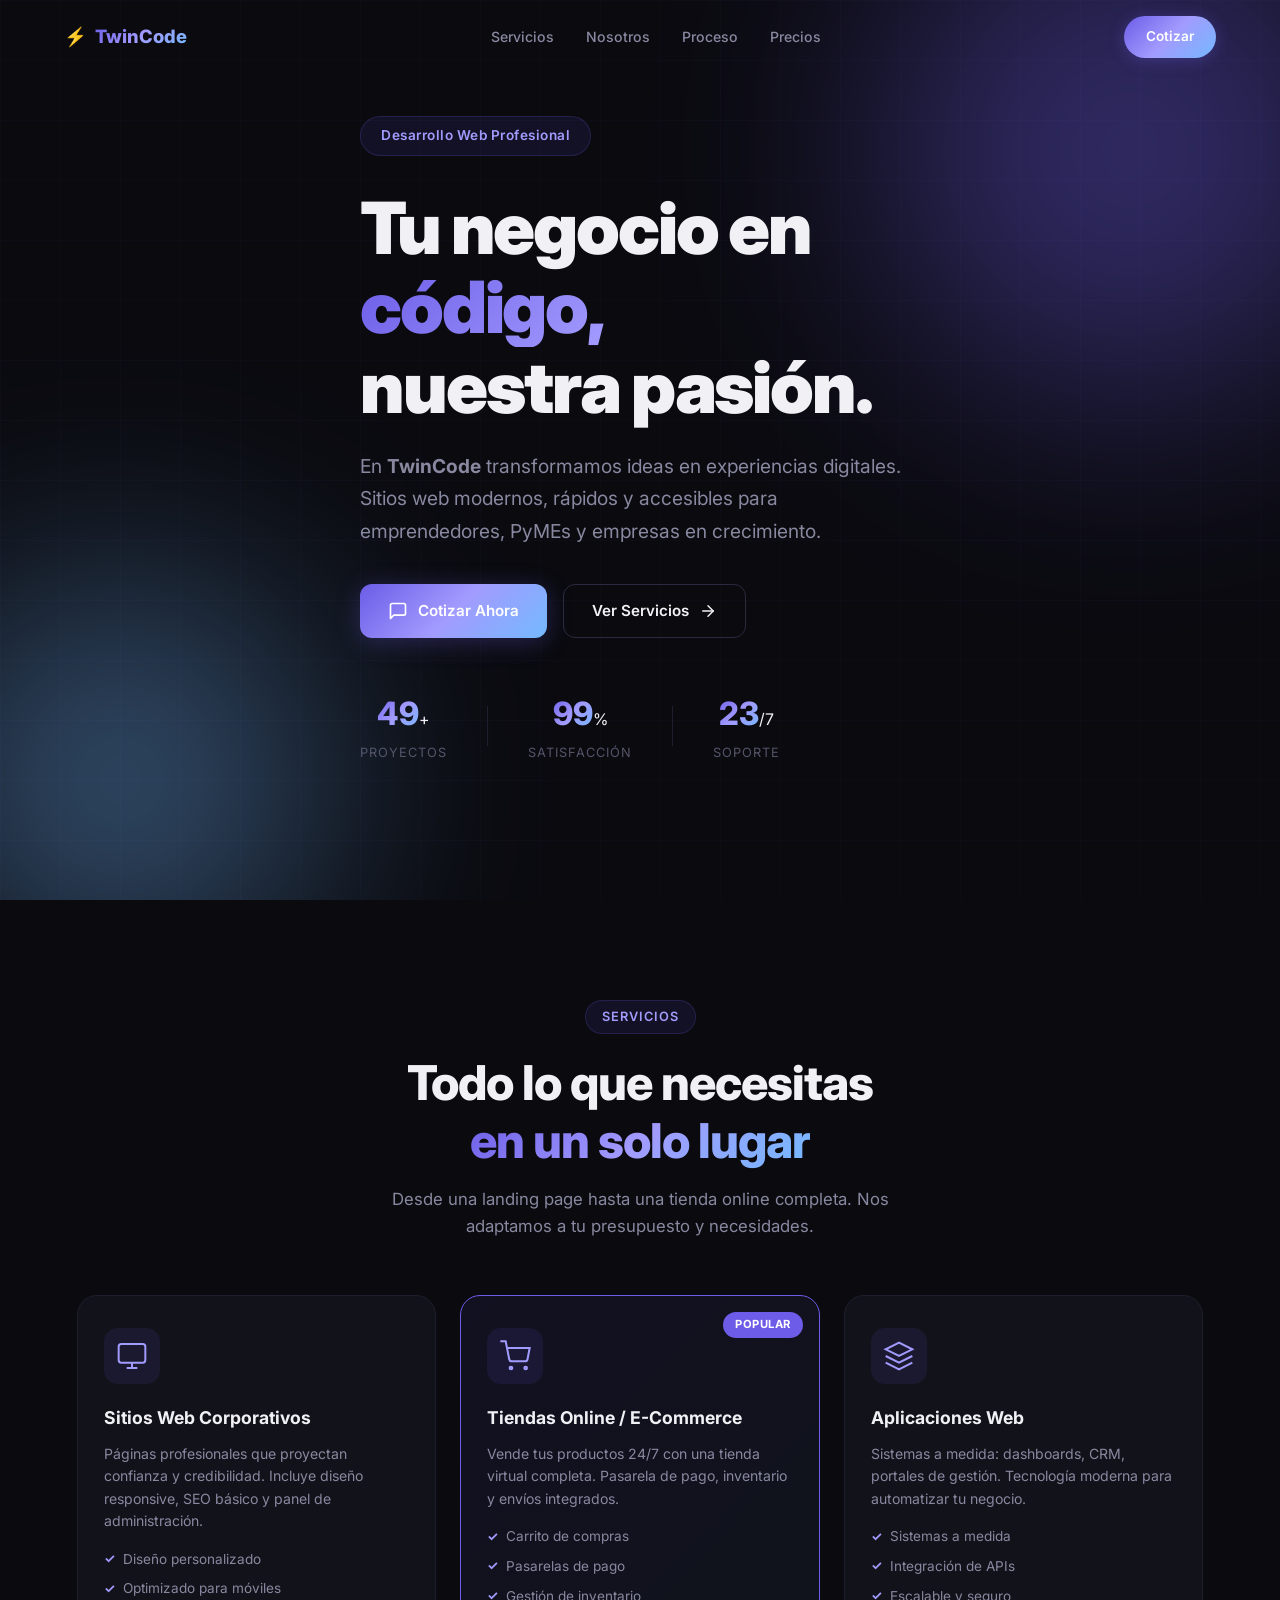
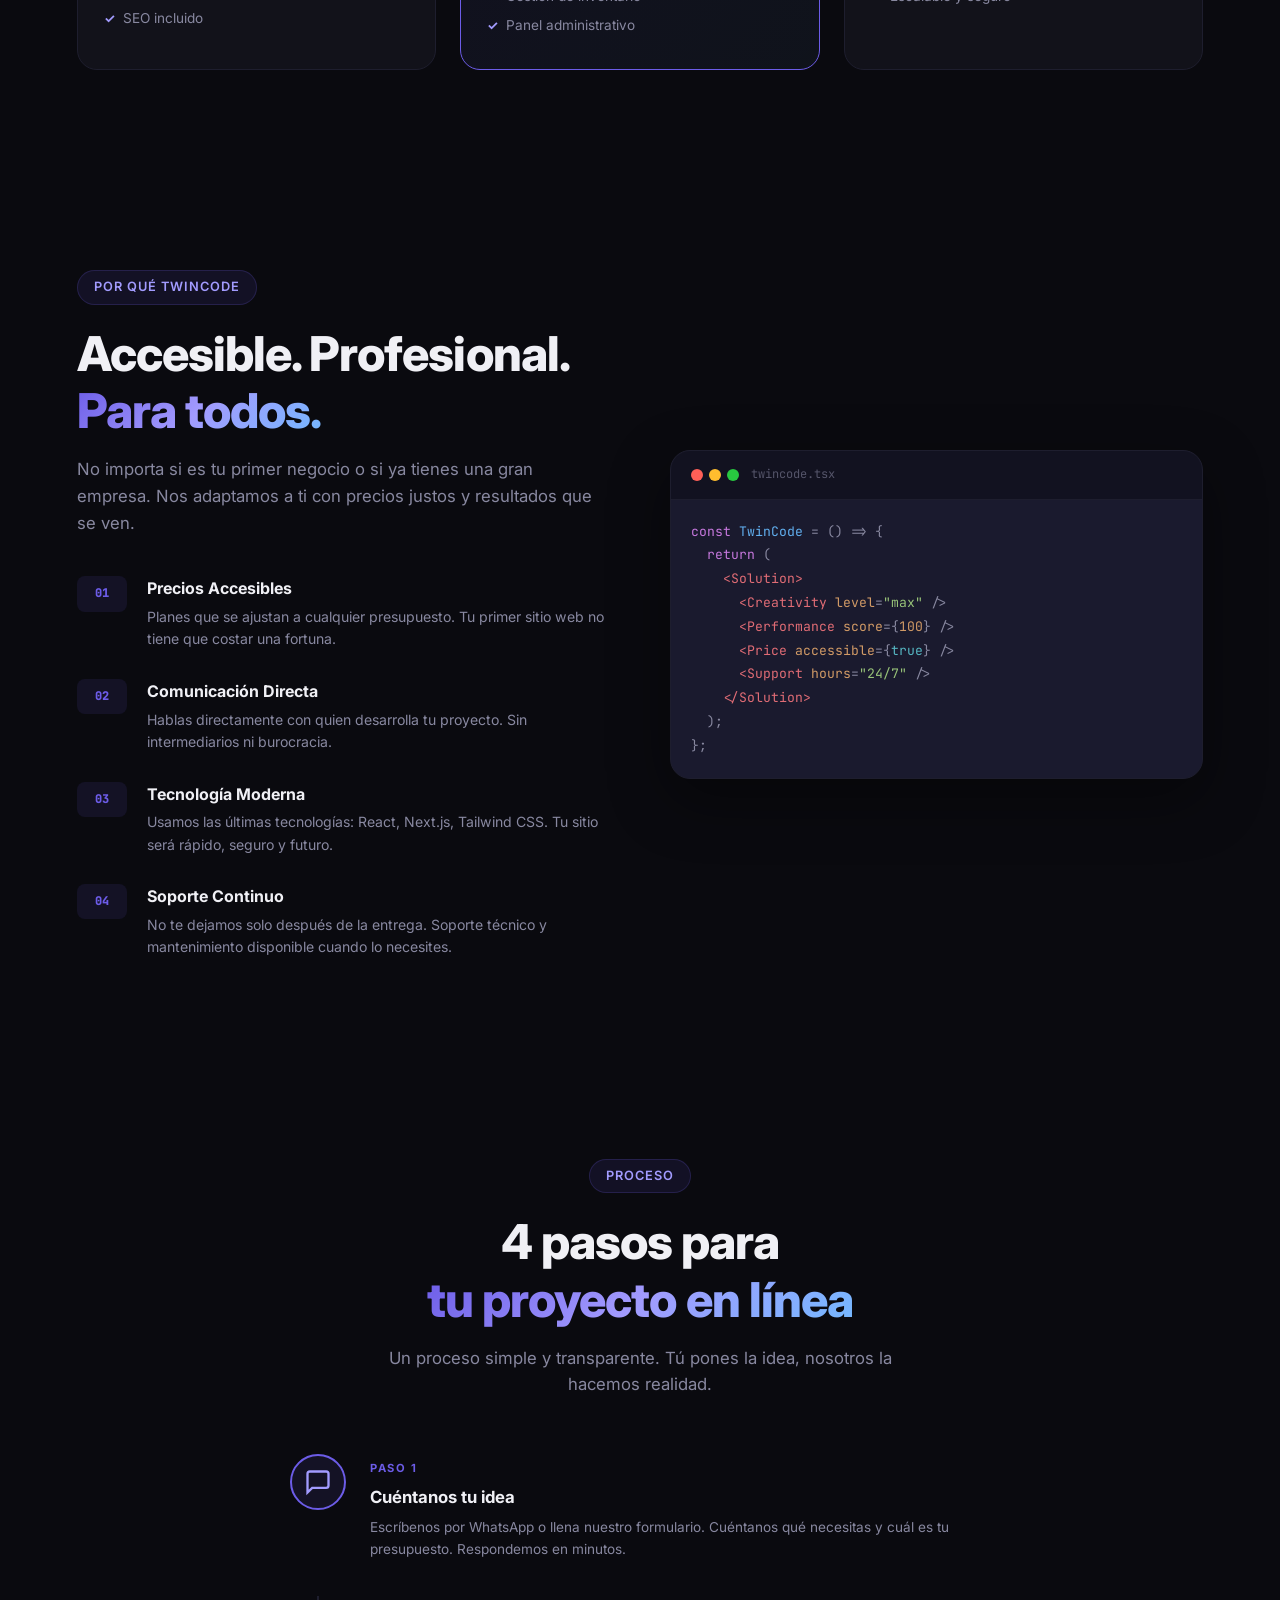
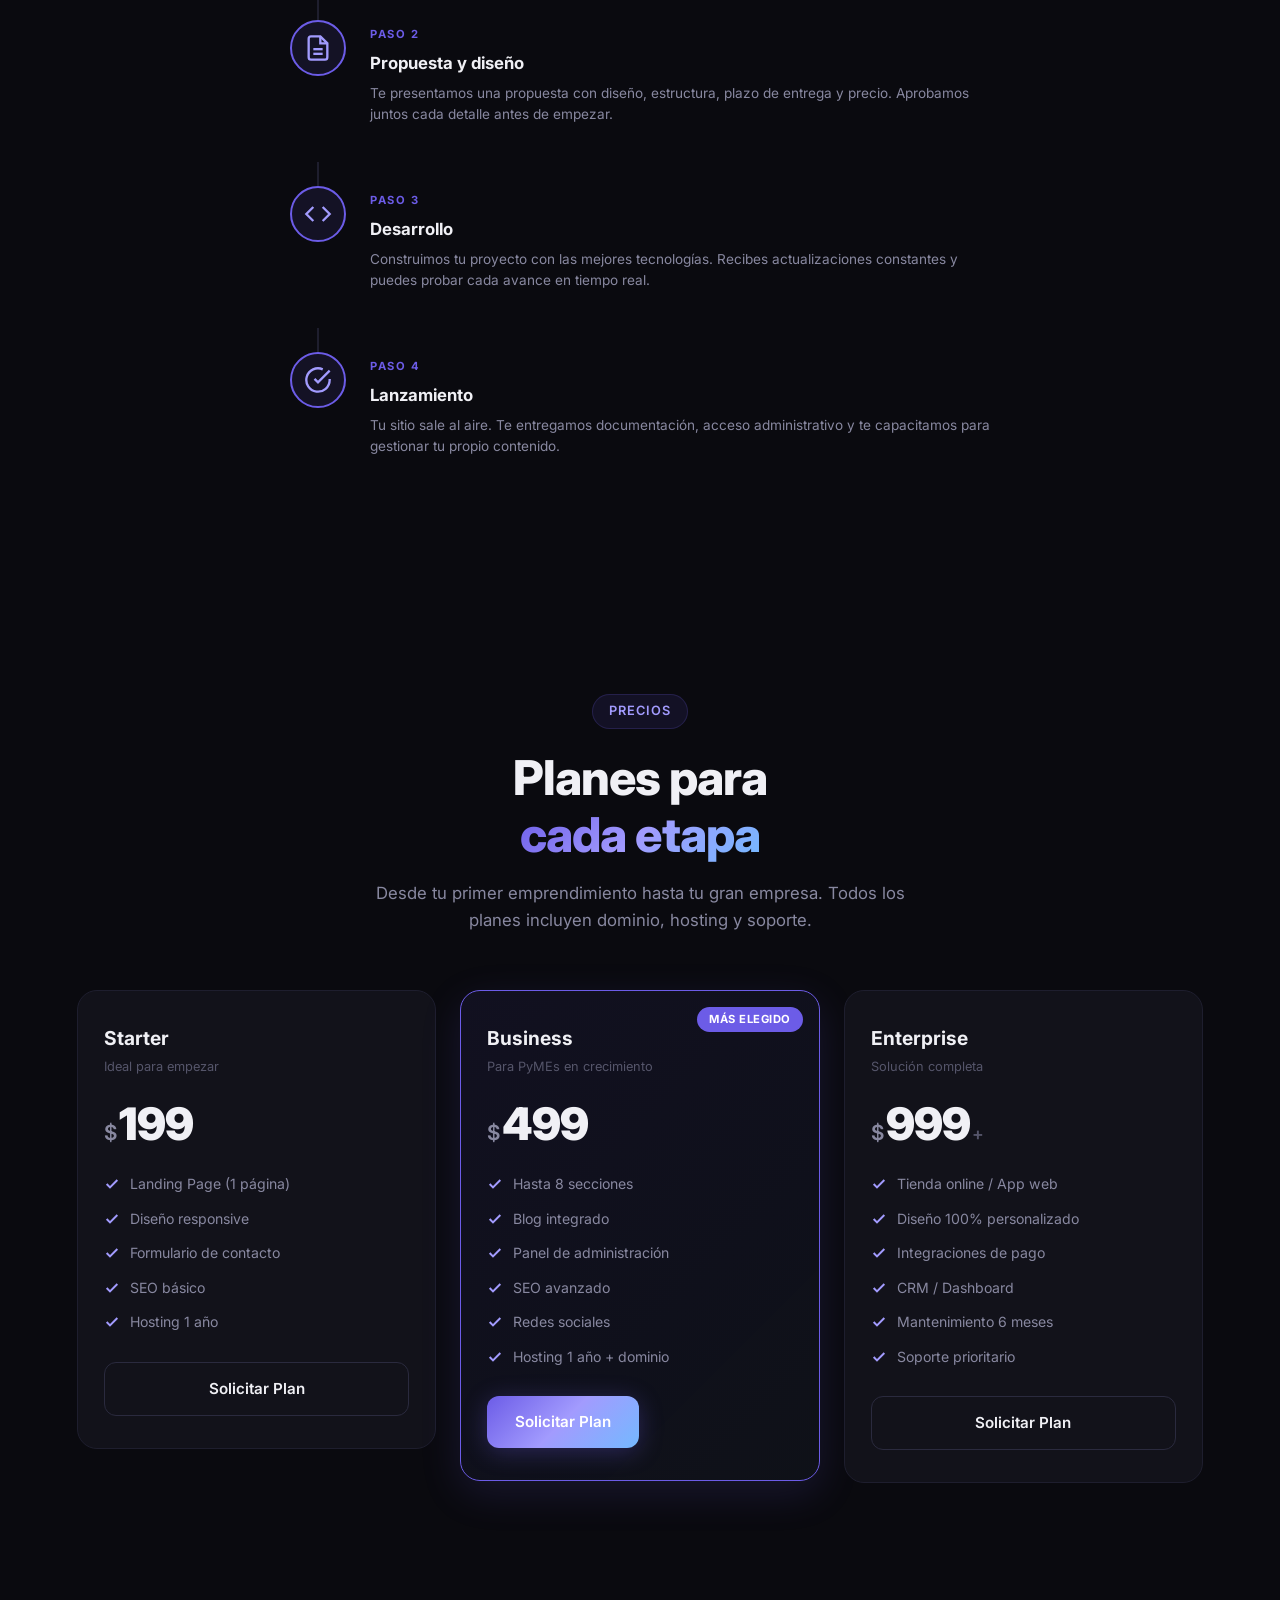
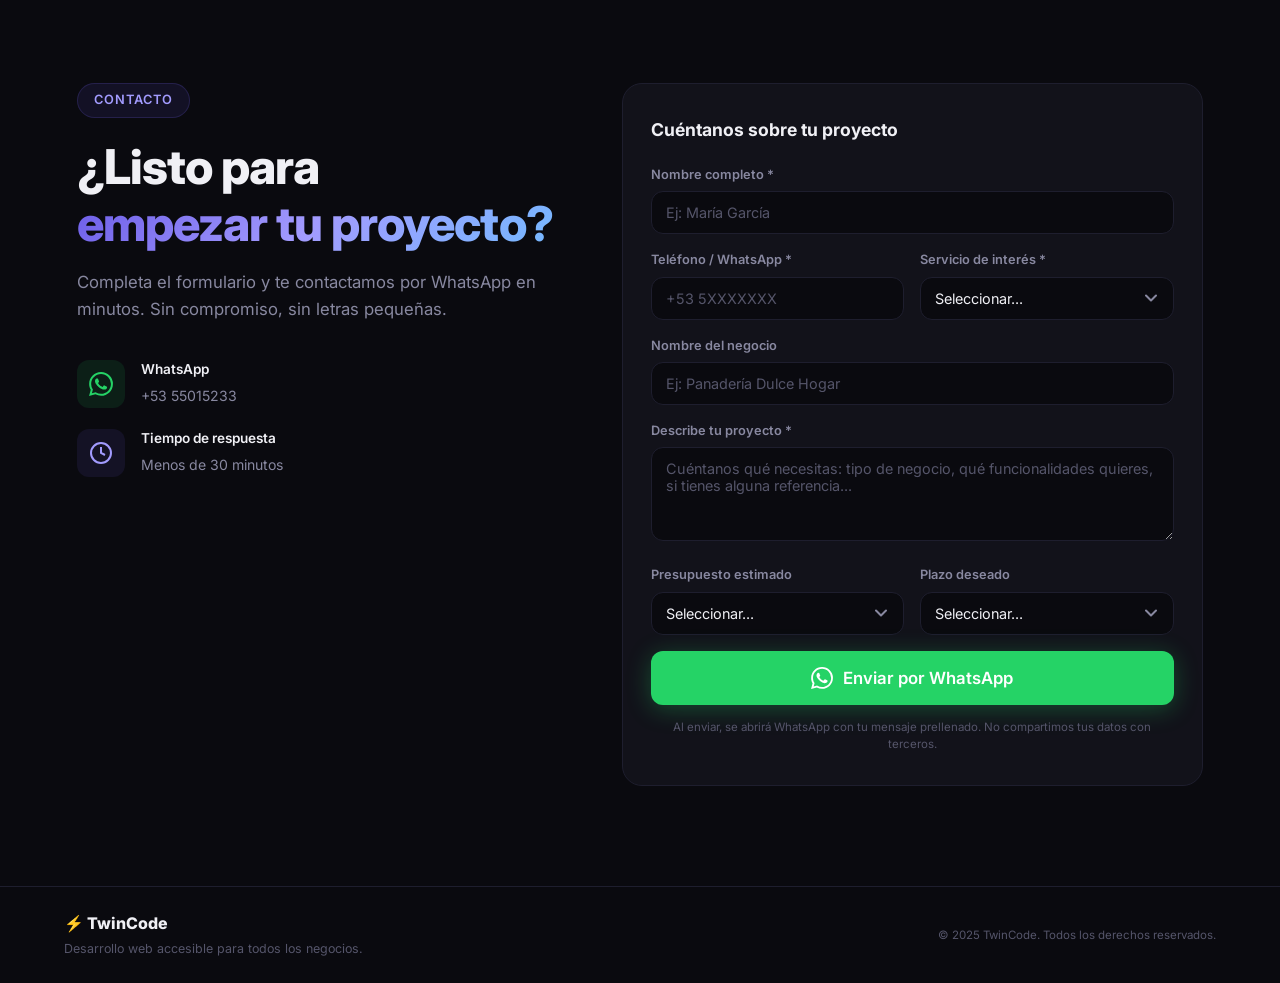
<file: index (1).html>
<!DOCTYPE html>
<html lang="es">
<head>
    <meta charset="UTF-8">
    <meta name="viewport" content="width=device-width, initial-scale=1.0">
    <title>TwinCode — Desarrollo Web Profesional</title>
    <meta name="description" content="TwinCode: Desarrollo web accesible para emprendedores, PyMEs y grandes negocios. Creamos tu presencia digital.">
    <link rel="preconnect" href="https://fonts.googleapis.com">
    <link rel="preconnect" href="https://fonts.gstatic.com" crossorigin>
    <link href="https://fonts.googleapis.com/css2?family=Inter:wght@300;400;500;600;700;800;900&family=JetBrains+Mono:wght@400;600&display=swap" rel="stylesheet">
    <link rel="icon" href="data:image/svg+xml,<svg xmlns='http://www.w3.org/2000/svg' viewBox='0 0 100 100'><text y='.9em' font-size='90'>⚡</text></svg>">
    <style>
/* ===== RESET & BASE ===== */
*, *::before, *::after { margin: 0; padding: 0; box-sizing: border-box; }

:root {
    --bg-dark: #0a0a0f;
    --bg-card: #12121a;
    --bg-card-hover: #1a1a28;
    --border: #1e1e2e;
    --border-light: #2a2a3e;
    --text-primary: #f0f0f5;
    --text-secondary: #8888a0;
    --text-muted: #55556a;
    --accent: #6c5ce7;
    --accent-light: #a29bfe;
    --accent-glow: rgba(108, 92, 231, 0.3);
    --whatsapp: #25D366;
    --whatsapp-dark: #128C7E;
    --gradient: linear-gradient(135deg, #6c5ce7 0%, #a29bfe 50%, #74b9ff 100%);
    --radius: 12px;
    --radius-lg: 20px;
    --transition: 0.3s cubic-bezier(0.4, 0, 0.2, 1);
    --font: 'Inter', -apple-system, BlinkMacSystemFont, sans-serif;
    --font-mono: 'JetBrains Mono', 'Fira Code', monospace;
}

html { scroll-behavior: smooth; overflow-y: scroll; scrollbar-width: thin; scrollbar-color: var(--accent) var(--bg-dark); }
body {
    font-family: var(--font); background: var(--bg-dark); color: var(--text-primary);
    line-height: 1.6; overflow-x: hidden; -webkit-font-smoothing: antialiased;
    padding: env(safe-area-inset-top) env(safe-area-inset-right) env(safe-area-inset-bottom) env(safe-area-inset-left);
}
::-webkit-scrollbar { width: 6px; }
::-webkit-scrollbar-track { background: var(--bg-dark); }
::-webkit-scrollbar-thumb { background: var(--accent); border-radius: 3px; }

/* ===== STICKY NAVBAR ===== */
.top-nav {
    position: fixed; top: 0; left: 0; right: 0; z-index: 100;
    padding: 16px 5vw; transition: background 0.3s, backdrop-filter 0.3s, box-shadow 0.3s;
}
.top-nav.scrolled {
    background: rgba(10, 10, 15, 0.88); backdrop-filter: blur(16px); -webkit-backdrop-filter: blur(16px);
    box-shadow: 0 1px 0 var(--border);
}
.nav-inner {
    max-width: 1200px; margin: 0 auto; display: flex; justify-content: space-between; align-items: center;
}
.nav-logo { font-size: 1.15rem; font-weight: 800; text-decoration: none; color: var(--text-primary); display: flex; align-items: center; gap: 8px; }
.nav-logo span { background: var(--gradient); -webkit-background-clip: text; -webkit-text-fill-color: transparent; background-clip: text; }
.nav-links { display: none; list-style: none; gap: 32px; }
.nav-links a { text-decoration: none; color: var(--text-secondary); font-size: 0.88rem; font-weight: 500; transition: color var(--transition); }
.nav-links a:hover { color: var(--accent-light); }
.nav-cta {
    display: none; padding: 10px 22px; border-radius: 100px; background: var(--gradient);
    color: white; font-size: 0.85rem; font-weight: 600; text-decoration: none; transition: var(--transition);
    box-shadow: 0 2px 16px var(--accent-glow); -webkit-tap-highlight-color: transparent;
}
.nav-cta:hover { transform: translateY(-1px); box-shadow: 0 4px 24px var(--accent-glow); }

@media (min-width: 768px) {
    .nav-links { display: flex; }
    .nav-cta { display: inline-block; }
}
@media (min-width: 1440px) { .nav-inner { max-width: 1360px; } .nav-logo { font-size: 1.25rem; } }
@media (min-width: 1920px) { .nav-inner { max-width: 1520px; } .nav-logo { font-size: 1.35rem; } .nav-links { gap: 40px; } .nav-links a { font-size: 0.95rem; } }

/* Mobile hamburger */
.nav-toggle {
    display: flex; flex-direction: column; gap: 5px; background: none; border: none;
    cursor: pointer; padding: 4px; z-index: 110;
}
.nav-toggle span { display: block; width: 22px; height: 2px; background: var(--text-primary); border-radius: 2px; transition: var(--transition); }
.nav-toggle.open span:nth-child(1) { transform: rotate(45deg) translate(5px, 5px); }
.nav-toggle.open span:nth-child(2) { opacity: 0; }
.nav-toggle.open span:nth-child(3) { transform: rotate(-45deg) translate(5px, -5px); }
@media (min-width: 768px) { .nav-toggle { display: none; } }

/* Mobile menu overlay */
.mobile-menu {
    position: fixed; inset: 0; z-index: 105; background: rgba(10, 10, 15, 0.96);
    backdrop-filter: blur(20px); -webkit-backdrop-filter: blur(20px);
    display: flex; flex-direction: column; justify-content: center; align-items: center; gap: 28px;
    opacity: 0; pointer-events: none; transition: opacity 0.3s;
}
.mobile-menu.open { opacity: 1; pointer-events: all; }
.mobile-menu a { text-decoration: none; color: var(--text-primary); font-size: 1.4rem; font-weight: 700; }
.mobile-menu a:hover { color: var(--accent-light); }

/* ===== SECTIONS (was slides) ===== */
section {
    position: relative; padding: 80px 5vw;
}
.section-inner { max-width: 1200px; margin: 0 auto; }
@media (min-width: 768px) { section { padding: 100px 6vw; } }
@media (min-width: 1440px) { section { padding: 120px 8vw; } .section-inner { max-width: 1360px; } }
@media (min-width: 1920px) { section { padding: 140px 10vw; } .section-inner { max-width: 1520px; } }

/* ===== FADE-IN ON SCROLL ===== */
.reveal {
    opacity: 0; transform: translateY(36px); transition: opacity 0.7s ease, transform 0.7s ease;
}
.reveal.visible { opacity: 1; transform: translateY(0); }

/* ===== SECTION HEADER ===== */
.section-header { text-align: center; margin-bottom: 56px; }
.section-tag {
    display: inline-block; padding: 6px 16px; border-radius: 100px;
    background: rgba(108, 92, 231, 0.1); border: 1px solid rgba(108, 92, 231, 0.2);
    color: var(--accent-light); font-size: 0.8rem; font-weight: 600;
    letter-spacing: 1px; text-transform: uppercase; margin-bottom: 20px;
}
.section-title {
    font-size: clamp(1.6rem, 4vw, 3rem); font-weight: 800; line-height: 1.2; margin-bottom: 16px; letter-spacing: -0.02em;
}
@media (min-width: 1440px) { .section-title { font-size: clamp(2rem, 3.2vw, 3.4rem); } }
@media (min-width: 1920px) { .section-title { font-size: clamp(2.4rem, 2.8vw, 4rem); } }
.gradient-text { background: var(--gradient); -webkit-background-clip: text; -webkit-text-fill-color: transparent; background-clip: text; }
.section-desc { font-size: 1.05rem; color: var(--text-secondary); max-width: 560px; margin: 0 auto; }
@media (min-width: 1440px) { .section-desc { font-size: 1.15rem; max-width: 650px; } }
@media (min-width: 1920px) { .section-desc { font-size: 1.25rem; max-width: 720px; } }
@media (min-width: 1440px) { .section-header { margin-bottom: 72px; } }
@media (min-width: 1920px) { .section-header { margin-bottom: 88px; } }

/* ===== BUTTONS ===== */
.btn {
    display: inline-flex; align-items: center; gap: 10px; padding: 14px 28px;
    border-radius: var(--radius); font-size: 0.95rem; font-weight: 600;
    font-family: var(--font); cursor: pointer; transition: var(--transition); border: none;
    text-decoration: none; -webkit-tap-highlight-color: transparent;
}
@media (max-width: 640px) { .btn { padding: 14px 24px; font-size: 0.92rem; } }
@media (min-width: 1920px) { .btn { padding: 16px 34px; font-size: 1.05rem; gap: 12px; } }
.btn-primary { background: var(--gradient); color: white; box-shadow: 0 4px 24px var(--accent-glow); }
.btn-primary:hover { transform: translateY(-2px); box-shadow: 0 8px 32px var(--accent-glow); }
.btn-ghost { background: transparent; color: var(--text-primary); border: 1px solid var(--border-light); }
.btn-ghost:hover { border-color: var(--accent); color: var(--accent-light); background: rgba(108, 92, 231, 0.05); }
.btn-outline { background: transparent; color: var(--text-primary); border: 1.5px solid var(--border-light); width: 100%; justify-content: center; }
.btn-outline:hover { border-color: var(--accent); color: var(--accent-light); background: rgba(108, 92, 231, 0.05); }
.btn-whatsapp {
    background: var(--whatsapp); color: white; width: 100%; justify-content: center;
    padding: 16px 28px; font-size: 1.05rem; box-shadow: 0 4px 24px rgba(37, 211, 102, 0.3);
}
.btn-whatsapp:hover { background: var(--whatsapp-dark); transform: translateY(-2px); box-shadow: 0 8px 32px rgba(37, 211, 102, 0.4); }
.btn-whatsapp:active { transform: translateY(0); }

/* ===== HERO ===== */
.hero {
    min-height: 100vh; display: flex; align-items: center; padding-top: 80px; position: relative; overflow: hidden;
}
.hero-bg { position: absolute; inset: 0; z-index: 0; }
.grid-overlay {
    position: absolute; inset: 0;
    background-image: linear-gradient(rgba(108, 92, 231, 0.03) 1px, transparent 1px), linear-gradient(90deg, rgba(108, 92, 231, 0.03) 1px, transparent 1px);
    background-size: 60px 60px;
}
.glow { position: absolute; border-radius: 50%; filter: blur(120px); opacity: 0.4; }
.glow-1 { width: 500px; height: 500px; background: var(--accent); top: -100px; right: -100px; animation: float 8s ease-in-out infinite; }
.glow-2 { width: 400px; height: 400px; background: #74b9ff; bottom: -80px; left: -80px; animation: float 10s ease-in-out infinite reverse; }
@media (max-width: 640px) { .glow-1 { width: 300px; height: 300px; } .glow-2 { width: 250px; height: 250px; } }
@media (min-width: 1440px) { .glow-1 { width: 700px; height: 700px; } .glow-2 { width: 550px; height: 550px; } }
@media (min-width: 1920px) { .glow-1 { width: 900px; height: 900px; } .glow-2 { width: 700px; height: 700px; } }
@keyframes float { 0%, 100% { transform: translate(0, 0); } 50% { transform: translate(30px, -30px); } }

.hero-content { position: relative; z-index: 1; }
.hero-badge {
    display: inline-block; padding: 8px 20px; border-radius: 100px;
    background: rgba(108, 92, 231, 0.1); border: 1px solid rgba(108, 92, 231, 0.2);
    color: var(--accent-light); font-size: 0.85rem; font-weight: 600; letter-spacing: 0.5px; margin-bottom: 32px;
}
@media (max-width: 400px) { .hero-badge { font-size: 0.75rem; padding: 6px 14px; margin-bottom: 20px; } }
.hero-title {
    font-size: clamp(2.2rem, 6vw, 4.5rem); font-weight: 900; line-height: 1.1; margin-bottom: 24px; letter-spacing: -0.03em;
}
@media (max-width: 380px) { .hero-title { font-size: 2rem; } }
@media (min-width: 1440px) { .hero-title { font-size: clamp(2.8rem, 5.5vw, 5.2rem); } }
@media (min-width: 1920px) { .hero-title { font-size: clamp(3.2rem, 4.5vw, 6rem); } }
.hero-title .line { display: block; }
.hero-title .accent { background: var(--gradient); -webkit-background-clip: text; -webkit-text-fill-color: transparent; background-clip: text; }
.hero-subtitle {
    font-size: clamp(0.95rem, 1.5vw, 1.2rem); color: var(--text-secondary); max-width: 560px; margin-bottom: 36px; line-height: 1.7;
}
@media (min-width: 1440px) { .hero-subtitle { font-size: clamp(1.1rem, 1.4vw, 1.35rem); max-width: 660px; margin-bottom: 44px; } }
@media (min-width: 1920px) { .hero-subtitle { font-size: clamp(1.2rem, 1.2vw, 1.5rem); max-width: 740px; margin-bottom: 52px; } }
.hero-cta { display: flex; gap: 16px; flex-wrap: wrap; margin-bottom: 50px; }
@media (min-width: 1440px) { .hero-cta { margin-bottom: 64px; gap: 20px; } }
@media (min-width: 1920px) { .hero-cta { margin-bottom: 76px; gap: 24px; } }
.hero-stats { display: flex; align-items: center; gap: 40px; }
@media (min-width: 1440px) { .hero-stats { gap: 56px; } }
@media (min-width: 1920px) { .hero-stats { gap: 72px; } }
.stat { text-align: center; }
.stat-number { font-size: 2rem; font-weight: 800; background: var(--gradient); -webkit-background-clip: text; -webkit-text-fill-color: transparent; background-clip: text; }
@media (min-width: 1440px) { .stat-number { font-size: 2.6rem; } }
@media (min-width: 1920px) { .stat-number { font-size: 3.2rem; } }
.stat-label { display: block; font-size: 0.8rem; color: var(--text-muted); margin-top: 4px; text-transform: uppercase; letter-spacing: 1px; }
@media (min-width: 1920px) { .stat-label { font-size: 0.9rem; letter-spacing: 1.5px; } }
.stat-divider { width: 1px; height: 40px; background: var(--border); }
@media (min-width: 1440px) { .stat-divider { height: 50px; } }
@media (min-width: 1920px) { .stat-divider { height: 60px; } }

@media (max-width: 768px) {
    .hero-cta { flex-direction: column; }
    .hero-cta .btn { width: 100%; justify-content: center; }
    .hero-stats { flex-direction: column; gap: 16px; }
    .stat-divider { width: 40px; height: 1px; }
}

/* ===== SERVICES ===== */
.services-grid { display: grid; grid-template-columns: 1fr; gap: 20px; }
@media (min-width: 768px) { .services-grid { grid-template-columns: repeat(2, 1fr); gap: 24px; } }
@media (min-width: 1025px) { .services-grid { grid-template-columns: repeat(3, 1fr); gap: 24px; } }
@media (min-width: 1440px) { .services-grid { gap: 28px; } }
@media (min-width: 1920px) { .services-grid { gap: 36px; } }
.service-card {
    background: var(--bg-card); border: 1px solid var(--border); border-radius: var(--radius-lg);
    padding: 28px 22px; transition: var(--transition); position: relative; overflow: hidden;
}
@media (min-width: 768px) { .service-card { padding: 32px 26px; } }
@media (min-width: 1440px) { .service-card { padding: 40px 32px; } }
@media (min-width: 1920px) { .service-card { padding: 48px 36px; } }
.service-card:hover { border-color: var(--accent); background: var(--bg-card-hover); transform: translateY(-4px); box-shadow: 0 12px 40px rgba(108, 92, 231, 0.1); }
.service-card.featured { border-color: var(--accent); background: linear-gradient(135deg, rgba(108, 92, 231, 0.08), rgba(116, 185, 255, 0.05)); }
.card-badge { position: absolute; top: 16px; right: 16px; padding: 4px 12px; border-radius: 100px; background: var(--accent); color: white; font-size: 0.7rem; font-weight: 700; text-transform: uppercase; letter-spacing: 0.5px; }
.service-icon { width: 48px; height: 48px; border-radius: 12px; background: rgba(108, 92, 231, 0.1); display: flex; align-items: center; justify-content: center; color: var(--accent-light); margin-bottom: 16px; }
.service-icon svg { width: 26px; height: 26px; }
@media (min-width: 768px) { .service-icon { width: 56px; height: 56px; border-radius: 14px; margin-bottom: 20px; } .service-icon svg { width: 32px; height: 32px; } }
@media (min-width: 1920px) { .service-icon { width: 64px; height: 64px; border-radius: 16px; margin-bottom: 24px; } .service-icon svg { width: 36px; height: 36px; } }
.service-card h3 { font-size: 1.1rem; font-weight: 700; margin-bottom: 10px; }
@media (min-width: 1440px) { .service-card h3 { font-size: 1.3rem; margin-bottom: 14px; } }
@media (min-width: 1920px) { .service-card h3 { font-size: 1.5rem; } }
.service-card > p { color: var(--text-secondary); font-size: 0.88rem; margin-bottom: 16px; line-height: 1.6; }
@media (min-width: 1440px) { .service-card > p { font-size: 0.95rem; margin-bottom: 20px; } }
@media (min-width: 1920px) { .service-card > p { font-size: 1.05rem; } }
.service-features { list-style: none; display: flex; flex-direction: column; gap: 8px; }
.service-features li { display: flex; align-items: center; gap: 8px; font-size: 0.85rem; color: var(--text-secondary); }
.service-features li::before { content: '\2713'; color: var(--accent-light); font-weight: 700; font-size: 0.8rem; }
@media (max-width: 400px) { .service-card { padding: 22px 18px; } }

/* ===== WHY US ===== */
.why-layout { display: grid; grid-template-columns: 1fr; gap: 40px; align-items: center; }
@media (min-width: 1025px) { .why-layout { grid-template-columns: 1fr 1fr; gap: 60px; } }
@media (min-width: 1440px) { .why-layout { gap: 80px; } }
@media (min-width: 1920px) { .why-layout { gap: 100px; } }
.why-text .section-title { text-align: left; margin-bottom: 16px; }
.why-text .section-desc { margin: 0 0 40px 0; text-align: left; }
.why-features { display: flex; flex-direction: column; gap: 28px; }
.why-feature { display: flex; gap: 20px; align-items: flex-start; }
.feature-number { font-size: 0.75rem; font-weight: 800; color: var(--accent); background: rgba(108, 92, 231, 0.1); border-radius: 8px; padding: 8px 12px; min-width: 50px; text-align: center; font-family: var(--font-mono); }
.why-feature h4 { font-size: 1rem; font-weight: 700; margin-bottom: 4px; }
.why-feature p { font-size: 0.88rem; color: var(--text-secondary); line-height: 1.6; }
.code-window { background: #1a1a2e; border: 1px solid var(--border); border-radius: var(--radius-lg); overflow: hidden; box-shadow: 0 20px 60px rgba(0, 0, 0, 0.4); }
@media (min-width: 1440px) { .code-window { box-shadow: 0 24px 80px rgba(0, 0, 0, 0.5); } }
@media (min-width: 1920px) { .code-window { box-shadow: 0 28px 100px rgba(0, 0, 0, 0.5); } }
.code-header { display: flex; align-items: center; gap: 12px; padding: 12px 16px; background: rgba(0, 0, 0, 0.3); border-bottom: 1px solid var(--border); }
@media (min-width: 768px) { .code-header { padding: 14px 20px; } }
@media (min-width: 1920px) { .code-header { padding: 18px 24px; } }
.code-dots { display: flex; gap: 6px; }
.dot { width: 12px; height: 12px; border-radius: 50%; }
@media (min-width: 1920px) { .dot { width: 14px; height: 14px; } }
.dot.red { background: #ff5f57; } .dot.yellow { background: #ffbd2e; } .dot.green { background: #28c840; }
.code-filename { font-family: var(--font-mono); font-size: 0.75rem; color: var(--text-muted); }
@media (min-width: 1920px) { .code-filename { font-size: 0.9rem; } }
.code-body { padding: 16px; overflow-x: auto; }
@media (min-width: 768px) { .code-body { padding: 20px; } }
@media (min-width: 1440px) { .code-body { padding: 28px; } }
@media (min-width: 1920px) { .code-body { padding: 36px; } }
.code-body code { font-family: var(--font-mono); font-size: 0.72rem; line-height: 1.7; color: var(--text-secondary); }
@media (min-width: 768px) { .code-body code { font-size: 0.82rem; line-height: 1.8; } }
@media (min-width: 1920px) { .code-body code { font-size: 1rem; line-height: 2; } }
.code-keyword { color: #c678dd; } .code-func { color: #61afef; } .code-tag { color: #e06c75; }
.code-attr { color: #d19a66; } .code-string { color: #98c379; } .code-num { color: #d19a66; } .code-bool { color: #56b6c2; }
@media (max-width: 768px) { .why-visual { display: none; } }

/* ===== PROCESS ===== */
.process-timeline { display: flex; flex-direction: column; gap: 0; max-width: 600px; margin: 0 auto; }
@media (min-width: 768px) { .process-timeline { max-width: 700px; } }
@media (min-width: 1440px) { .process-timeline { max-width: 800px; } }
@media (min-width: 1920px) { .process-timeline { max-width: 900px; } }
.process-step { display: flex; gap: 18px; align-items: flex-start; transition: opacity 0.6s ease, transform 0.6s ease; }
@media (min-width: 768px) { .process-step { gap: 24px; } }
@media (min-width: 1920px) { .process-step { gap: 32px; } }
.step-icon { width: 44px; height: 44px; min-width: 44px; border-radius: 50%; background: rgba(108, 92, 231, 0.1); border: 2px solid var(--accent); display: flex; align-items: center; justify-content: center; color: var(--accent-light); }
.step-icon svg { width: 22px; height: 22px; }
@media (min-width: 768px) { .step-icon { width: 56px; height: 56px; min-width: 56px; } .step-icon svg { width: 28px; height: 28px; } }
@media (min-width: 1920px) { .step-icon { width: 68px; height: 68px; min-width: 68px; border-width: 3px; } .step-icon svg { width: 34px; height: 34px; } }
.step-content { padding-bottom: 36px; }
.step-number { font-size: 0.7rem; font-weight: 700; color: var(--accent); text-transform: uppercase; letter-spacing: 1.5px; }
.step-content h3 { font-size: 1.05rem; font-weight: 700; margin: 4px 0 6px; }
.step-content p { font-size: 0.85rem; color: var(--text-secondary); line-height: 1.6; }
@media (min-width: 1440px) { .step-content h3 { font-size: 1.3rem; margin: 6px 0 10px; } .step-content p { font-size: 0.95rem; } }
@media (min-width: 1920px) { .step-content h3 { font-size: 1.5rem; margin: 8px 0 12px; } .step-content p { font-size: 1.08rem; line-height: 1.7; } }
.process-connector { width: 2px; height: 20px; background: var(--border); margin-left: 21px; }
@media (min-width: 768px) { .process-connector { margin-left: 27px; height: 24px; } }
@media (min-width: 1920px) { .process-connector { margin-left: 32px; height: 28px; } }

/* ===== PRICING ===== */
.pricing-grid { display: grid; grid-template-columns: 1fr; gap: 20px; align-items: start; max-width: 420px; margin: 0 auto; }
@media (min-width: 768px) { .pricing-grid { grid-template-columns: repeat(2, 1fr); max-width: 640px; gap: 24px; } }
@media (min-width: 1100px) { .pricing-grid { grid-template-columns: repeat(3, 1fr); max-width: none; gap: 24px; } }
@media (min-width: 1440px) { .pricing-grid { gap: 28px; } }
@media (min-width: 1920px) { .pricing-grid { gap: 36px; } }
.pricing-card {
    background: var(--bg-card); border: 1px solid var(--border); border-radius: var(--radius-lg);
    padding: 28px 22px; position: relative; transition: var(--transition);
}
@media (min-width: 768px) { .pricing-card { padding: 32px 26px; } }
@media (min-width: 1440px) { .pricing-card { padding: 40px 32px; } }
@media (min-width: 1920px) { .pricing-card { padding: 48px 36px; } }
.pricing-card:hover { transform: translateY(-4px); }
.pricing-card.popular { border-color: var(--accent); background: linear-gradient(135deg, rgba(108, 92, 231, 0.08), rgba(116, 185, 255, 0.04)); box-shadow: 0 12px 40px rgba(108, 92, 231, 0.15); }
@media (max-width: 1024px) { .pricing-card.popular { transform: none; } .pricing-card.popular:hover { transform: translateY(-4px); } }
.pricing-header { margin-bottom: 24px; }
.pricing-header h3 { font-size: 1.2rem; font-weight: 700; margin-bottom: 4px; }
.pricing-tagline { font-size: 0.8rem; color: var(--text-muted); }
.pricing-price { margin-bottom: 24px; display: flex; align-items: baseline; gap: 2px; }
.currency { font-size: 1.3rem; font-weight: 600; color: var(--text-secondary); }
.amount { font-size: 2.8rem; font-weight: 900; line-height: 1; letter-spacing: -0.02em; }
.price-note { font-size: 1.1rem; color: var(--text-muted); font-weight: 600; }
@media (min-width: 1440px) { .pricing-header h3 { font-size: 1.5rem; } .pricing-tagline { font-size: 0.95rem; } .pricing-price { margin-bottom: 32px; } .currency { font-size: 1.8rem; } .amount { font-size: 4.2rem; } .price-note { font-size: 1.4rem; } }
@media (min-width: 1920px) { .pricing-header h3 { font-size: 1.7rem; } .pricing-tagline { font-size: 1.05rem; } .pricing-price { margin-bottom: 36px; } .currency { font-size: 2.2rem; } .amount { font-size: 5rem; } .price-note { font-size: 1.6rem; } }
.pricing-features { list-style: none; display: flex; flex-direction: column; gap: 12px; margin-bottom: 28px; }
.pricing-features li { display: flex; align-items: center; gap: 10px; font-size: 0.88rem; color: var(--text-secondary); }
.pricing-features li svg { color: var(--accent-light); flex-shrink: 0; }
@media (min-width: 1440px) { .pricing-features { gap: 16px; margin-bottom: 36px; } .pricing-features li { font-size: 0.95rem; } }
@media (min-width: 1920px) { .pricing-features { gap: 18px; margin-bottom: 40px; } .pricing-features li { font-size: 1.05rem; gap: 14px; } }
@media (max-width: 400px) { .pricing-card { padding: 24px 18px; } .amount { font-size: 2.4rem; } }

/* ===== CONTACT ===== */
.contact-layout { display: grid; grid-template-columns: 1fr; gap: 36px; align-items: start; }
@media (min-width: 1025px) { .contact-layout { grid-template-columns: 1fr 1.2fr; gap: 60px; } }
@media (min-width: 1440px) { .contact-layout { gap: 80px; } }
@media (min-width: 1920px) { .contact-layout { gap: 100px; } }
.contact-info .section-title { text-align: left; margin-bottom: 16px; }
.contact-info .section-desc { text-align: left; margin: 0 0 36px 0; }
.contact-details { display: flex; flex-direction: column; gap: 20px; }
.contact-item { display: flex; align-items: center; gap: 16px; }
.contact-icon { width: 48px; height: 48px; border-radius: 12px; background: rgba(108, 92, 231, 0.1); display: flex; align-items: center; justify-content: center; color: var(--accent-light); flex-shrink: 0; }
.contact-icon.whatsapp { background: rgba(37, 211, 102, 0.1); color: var(--whatsapp); }
.contact-item strong { display: block; font-size: 0.85rem; font-weight: 600; margin-bottom: 2px; }
.contact-item span { font-size: 0.88rem; color: var(--text-secondary); }

/* ===== FORM ===== */
.contact-form-wrapper { background: var(--bg-card); border: 1px solid var(--border); border-radius: var(--radius-lg); padding: 24px 20px; }
@media (min-width: 768px) { .contact-form-wrapper { padding: 32px 28px; } }
@media (min-width: 1440px) { .contact-form-wrapper { padding: 40px 36px; } }
@media (min-width: 1920px) { .contact-form-wrapper { padding: 48px 42px; } }
.contact-form h3 { font-size: 1.1rem; font-weight: 700; margin-bottom: 20px; }
@media (min-width: 1440px) { .contact-form h3 { font-size: 1.3rem; margin-bottom: 28px; } }
@media (min-width: 1920px) { .contact-form h3 { font-size: 1.5rem; } }
.form-group { margin-bottom: 16px; flex: 1; }
@media (min-width: 1440px) { .form-group { margin-bottom: 20px; } }
.form-row { display: grid; grid-template-columns: 1fr; gap: 0; }
@media (min-width: 520px) { .form-row { grid-template-columns: 1fr 1fr; gap: 16px; } }
@media (min-width: 1920px) { .form-row { gap: 20px; } }
label { display: block; font-size: 0.8rem; font-weight: 600; color: var(--text-secondary); margin-bottom: 6px; }
@media (min-width: 1920px) { label { font-size: 0.9rem; margin-bottom: 8px; } }
input, select, textarea { width: 100%; padding: 12px 14px; border-radius: var(--radius); border: 1px solid var(--border); background: var(--bg-dark); color: var(--text-primary); font-family: var(--font); font-size: 0.9rem; transition: var(--transition); outline: none; }
@media (min-width: 1440px) { input, select, textarea { padding: 14px 18px; font-size: 0.95rem; } }
@media (min-width: 1920px) { input, select, textarea { padding: 16px 20px; font-size: 1rem; border-radius: 14px; } }
input::placeholder, textarea::placeholder { color: var(--text-muted); }
input:focus, select:focus, textarea:focus { border-color: var(--accent); box-shadow: 0 0 0 3px var(--accent-glow); }
select { cursor: pointer; appearance: none; background-image: url("data:image/svg+xml,%3Csvg width='12' height='8' viewBox='0 0 12 8' fill='none' xmlns='http://www.w3.org/2000/svg'%3E%3Cpath d='M1 1.5L6 6.5L11 1.5' stroke='%238888a0' stroke-width='2' stroke-linecap='round' stroke-linejoin='round'/%3E%3C/svg%3E"); background-repeat: no-repeat; background-position: right 16px center; padding-right: 40px; }
textarea { resize: vertical; min-height: 90px; }
@media (min-width: 1440px) { textarea { min-height: 120px; } }
@media (min-width: 1920px) { textarea { min-height: 140px; } }
.form-note { text-align: center; font-size: 0.72rem; color: var(--text-muted); margin-top: 14px; line-height: 1.5; }
@media (min-width: 1920px) { .form-note { font-size: 0.82rem; } }

/* ===== FOOTER ===== */
.site-footer { padding: 24px 5vw; border-top: 1px solid var(--border); background: var(--bg-dark); }
.footer-content { max-width: 1200px; margin: 0 auto; display: flex; justify-content: space-between; align-items: center; }
@media (min-width: 1440px) { .footer-content { max-width: 1360px; } }
@media (min-width: 1920px) { .footer-content { max-width: 1520px; } }
.footer-logo { font-size: 1rem; font-weight: 800; }
.footer-brand p { font-size: 0.78rem; color: var(--text-muted); margin-top: 2px; }
.footer-copy { font-size: 0.72rem; color: var(--text-muted); }
@media (min-width: 1920px) { .footer-logo { font-size: 1.3rem; } .footer-brand p { font-size: 0.9rem; } .footer-copy { font-size: 0.85rem; } }
@media (max-width: 768px) { .site-footer { padding: 18px 5vw; } }
@media (max-width: 1024px) { .footer-content { flex-direction: column; gap: 10px; text-align: center; } }
@media (max-width: 768px) { .section-header { margin-bottom: 40px; } }
@media (max-width: 400px) { .section-header { margin-bottom: 36px; } .section-tag { font-size: 0.7rem; padding: 4px 12px; } .btn-whatsapp { padding: 14px 20px; font-size: 0.95rem; } }
    </style>
</head>
<body>

    <!-- Sticky Navigation -->
    <header class="top-nav" id="topNav">
        <div class="nav-inner">
            <a href="#hero" class="nav-logo">⚡ <span>TwinCode</span></a>
            <ul class="nav-links">
                <li><a href="#servicios">Servicios</a></li>
                <li><a href="#nosotros">Nosotros</a></li>
                <li><a href="#proceso">Proceso</a></li>
                <li><a href="#precios">Precios</a></li>
            </ul>
            <a href="#contacto" class="nav-cta">Cotizar</a>
            <button class="nav-toggle" id="navToggle" aria-label="Menú">
                <span></span><span></span><span></span>
            </button>
        </div>
    </header>

    <!-- Mobile Menu -->
    <div class="mobile-menu" id="mobileMenu">
        <a href="#hero" class="mobile-link">Inicio</a>
        <a href="#servicios" class="mobile-link">Servicios</a>
        <a href="#nosotros" class="mobile-link">Nosotros</a>
        <a href="#proceso" class="mobile-link">Proceso</a>
        <a href="#precios" class="mobile-link">Precios</a>
        <a href="#contacto" class="mobile-link">Contacto</a>
    </div>

    <!-- Hero -->
    <section class="hero" id="hero">
        <div class="hero-bg">
            <div class="grid-overlay"></div>
            <div class="glow glow-1"></div>
            <div class="glow glow-2"></div>
        </div>
        <div class="section-inner hero-content">
            <div class="hero-badge">Desarrollo Web Profesional</div>
            <h1 class="hero-title">
                <span class="line">Tu negocio en</span>
                <span class="line accent">código,</span>
                <span class="line">nuestra pasión.</span>
            </h1>
            <p class="hero-subtitle">
                En <strong>TwinCode</strong> transformamos ideas en experiencias digitales.
                Sitios web modernos, rápidos y accesibles para emprendedores, PyMEs y empresas en crecimiento.
            </p>
            <div class="hero-cta">
                <a href="#contacto" class="btn btn-primary">
                    <svg width="20" height="20" viewBox="0 0 24 24" fill="none" stroke="currentColor" stroke-width="2" stroke-linecap="round" stroke-linejoin="round"><path d="M21 15a2 2 0 0 1-2 2H7l-4 4V5a2 2 0 0 1 2-2h14a2 2 0 0 1 2 2z"/></svg>
                    Cotizar Ahora
                </a>
                <a href="#servicios" class="btn btn-ghost">
                    Ver Servicios
                    <svg width="18" height="18" viewBox="0 0 24 24" fill="none" stroke="currentColor" stroke-width="2" stroke-linecap="round" stroke-linejoin="round"><line x1="5" y1="12" x2="19" y2="12"/><polyline points="12 5 19 12 12 19"/></svg>
                </a>
            </div>
            <div class="hero-stats">
                <div class="stat">
                    <span class="stat-number" data-count="50">0</span>+
                    <span class="stat-label">Proyectos</span>
                </div>
                <div class="stat-divider"></div>
                <div class="stat">
                    <span class="stat-number" data-count="100">0</span>%
                    <span class="stat-label">Satisfacción</span>
                </div>
                <div class="stat-divider"></div>
                <div class="stat">
                    <span class="stat-number" data-count="24">0</span>/7
                    <span class="stat-label">Soporte</span>
                </div>
            </div>
        </div>
    </section>

    <!-- Services -->
    <section id="servicios">
        <div class="section-inner">
            <div class="section-header reveal">
                <span class="section-tag">Servicios</span>
                <h2 class="section-title">Todo lo que necesitas<br><span class="gradient-text">en un solo lugar</span></h2>
                <p class="section-desc">Desde una landing page hasta una tienda online completa. Nos adaptamos a tu presupuesto y necesidades.</p>
            </div>
            <div class="services-grid">
                <div class="service-card reveal">
                    <div class="service-icon">
                        <svg width="32" height="32" viewBox="0 0 24 24" fill="none" stroke="currentColor" stroke-width="1.5"><rect x="2" y="3" width="20" height="14" rx="2" ry="2"/><line x1="8" y1="21" x2="16" y2="21"/><line x1="12" y1="17" x2="12" y2="21"/></svg>
                    </div>
                    <h3>Sitios Web Corporativos</h3>
                    <p>Páginas profesionales que proyectan confianza y credibilidad. Incluye diseño responsive, SEO básico y panel de administración.</p>
                    <ul class="service-features">
                        <li>Diseño personalizado</li>
                        <li>Optimizado para móviles</li>
                        <li>SEO incluido</li>
                    </ul>
                </div>
                <div class="service-card featured reveal">
                    <div class="card-badge">Popular</div>
                    <div class="service-icon">
                        <svg width="32" height="32" viewBox="0 0 24 24" fill="none" stroke="currentColor" stroke-width="1.5"><circle cx="9" cy="21" r="1"/><circle cx="20" cy="21" r="1"/><path d="M1 1h4l2.68 13.39a2 2 0 0 0 2 1.61h9.72a2 2 0 0 0 2-1.61L23 6H6"/></svg>
                    </div>
                    <h3>Tiendas Online / E-Commerce</h3>
                    <p>Vende tus productos 24/7 con una tienda virtual completa. Pasarela de pago, inventario y envíos integrados.</p>
                    <ul class="service-features">
                        <li>Carrito de compras</li>
                        <li>Pasarelas de pago</li>
                        <li>Gestión de inventario</li>
                        <li>Panel administrativo</li>
                    </ul>
                </div>
                <div class="service-card reveal">
                    <div class="service-icon">
                        <svg width="32" height="32" viewBox="0 0 24 24" fill="none" stroke="currentColor" stroke-width="1.5"><path d="M12 2L2 7l10 5 10-5-10-5z"/><path d="M2 17l10 5 10-5"/><path d="M2 12l10 5 10-5"/></svg>
                    </div>
                    <h3>Aplicaciones Web</h3>
                    <p>Sistemas a medida: dashboards, CRM, portales de gestión. Tecnología moderna para automatizar tu negocio.</p>
                    <ul class="service-features">
                        <li>Sistemas a medida</li>
                        <li>Integración de APIs</li>
                        <li>Escalable y seguro</li>
                    </ul>
                </div>
            </div>
        </div>
    </section>

    <!-- Why Us -->
    <section id="nosotros">
        <div class="section-inner">
            <div class="why-layout">
                <div class="why-text">
                    <div class="reveal">
                        <span class="section-tag">Por qué TwinCode</span>
                        <h2 class="section-title">Accesible. Profesional.<br><span class="gradient-text">Para todos.</span></h2>
                        <p class="section-desc">No importa si es tu primer negocio o si ya tienes una gran empresa. Nos adaptamos a ti con precios justos y resultados que se ven.</p>
                    </div>
                    <div class="why-features">
                        <div class="why-feature reveal">
                            <div class="feature-number">01</div>
                            <div>
                                <h4>Precios Accesibles</h4>
                                <p>Planes que se ajustan a cualquier presupuesto. Tu primer sitio web no tiene que costar una fortuna.</p>
                            </div>
                        </div>
                        <div class="why-feature reveal">
                            <div class="feature-number">02</div>
                            <div>
                                <h4>Comunicación Directa</h4>
                                <p>Hablas directamente con quien desarrolla tu proyecto. Sin intermediarios ni burocracia.</p>
                            </div>
                        </div>
                        <div class="why-feature reveal">
                            <div class="feature-number">03</div>
                            <div>
                                <h4>Tecnología Moderna</h4>
                                <p>Usamos las últimas tecnologías: React, Next.js, Tailwind CSS. Tu sitio será rápido, seguro y futuro.</p>
                            </div>
                        </div>
                        <div class="why-feature reveal">
                            <div class="feature-number">04</div>
                            <div>
                                <h4>Soporte Continuo</h4>
                                <p>No te dejamos solo después de la entrega. Soporte técnico y mantenimiento disponible cuando lo necesites.</p>
                            </div>
                        </div>
                    </div>
                </div>
                <div class="why-visual reveal">
                    <div class="code-window">
                        <div class="code-header">
                            <div class="code-dots">
                                <span class="dot red"></span>
                                <span class="dot yellow"></span>
                                <span class="dot green"></span>
                            </div>
                            <span class="code-filename">twincode.tsx</span>
                        </div>
                        <pre class="code-body"><code><span class="code-keyword">const</span> <span class="code-func">TwinCode</span> = () => {
  <span class="code-keyword">return</span> (
    <span class="code-tag">&lt;Solution&gt;</span>
      <span class="code-tag">&lt;Creativity</span> <span class="code-attr">level</span>=<span class="code-string">"max"</span> /&gt;</span>
      <span class="code-tag">&lt;Performance</span> <span class="code-attr">score</span>={<span class="code-num">100</span>} /&gt;</span>
      <span class="code-tag">&lt;Price</span> <span class="code-attr">accessible</span>={<span class="code-bool">true</span>} /&gt;</span>
      <span class="code-tag">&lt;Support</span> <span class="code-attr">hours</span>=<span class="code-string">"24/7"</span> /&gt;</span>
    <span class="code-tag">&lt;/Solution&gt;</span>
  );
};</code></pre>
                    </div>
                </div>
            </div>
        </div>
    </section>

    <!-- Process -->
    <section id="proceso">
        <div class="section-inner">
            <div class="section-header reveal">
                <span class="section-tag">Proceso</span>
                <h2 class="section-title">4 pasos para<br><span class="gradient-text">tu proyecto en línea</span></h2>
                <p class="section-desc">Un proceso simple y transparente. Tú pones la idea, nosotros la hacemos realidad.</p>
            </div>
            <div class="process-timeline">
                <div class="process-step reveal">
                    <div class="step-icon">
                        <svg width="28" height="28" viewBox="0 0 24 24" fill="none" stroke="currentColor" stroke-width="2"><path d="M21 15a2 2 0 0 1-2 2H7l-4 4V5a2 2 0 0 1 2-2h14a2 2 0 0 1 2 2z"/></svg>
                    </div>
                    <div class="step-content">
                        <span class="step-number">Paso 1</span>
                        <h3>Cuéntanos tu idea</h3>
                        <p>Escríbenos por WhatsApp o llena nuestro formulario. Cuéntanos qué necesitas y cuál es tu presupuesto. Respondemos en minutos.</p>
                    </div>
                </div>
                <div class="process-connector"></div>
                <div class="process-step reveal">
                    <div class="step-icon">
                        <svg width="28" height="28" viewBox="0 0 24 24" fill="none" stroke="currentColor" stroke-width="2"><path d="M14 2H6a2 2 0 0 0-2 2v16a2 2 0 0 0 2 2h12a2 2 0 0 0 2-2V8z"/><polyline points="14 2 14 8 20 8"/><line x1="16" y1="13" x2="8" y2="13"/><line x1="16" y1="17" x2="8" y2="17"/></svg>
                    </div>
                    <div class="step-content">
                        <span class="step-number">Paso 2</span>
                        <h3>Propuesta y diseño</h3>
                        <p>Te presentamos una propuesta con diseño, estructura, plazo de entrega y precio. Aprobamos juntos cada detalle antes de empezar.</p>
                    </div>
                </div>
                <div class="process-connector"></div>
                <div class="process-step reveal">
                    <div class="step-icon">
                        <svg width="28" height="28" viewBox="0 0 24 24" fill="none" stroke="currentColor" stroke-width="2"><polyline points="16 18 22 12 16 6"/><polyline points="8 6 2 12 8 18"/></svg>
                    </div>
                    <div class="step-content">
                        <span class="step-number">Paso 3</span>
                        <h3>Desarrollo</h3>
                        <p>Construimos tu proyecto con las mejores tecnologías. Recibes actualizaciones constantes y puedes probar cada avance en tiempo real.</p>
                    </div>
                </div>
                <div class="process-connector"></div>
                <div class="process-step reveal">
                    <div class="step-icon">
                        <svg width="28" height="28" viewBox="0 0 24 24" fill="none" stroke="currentColor" stroke-width="2"><path d="M22 11.08V12a10 10 0 1 1-5.93-9.14"/><polyline points="22 4 12 14.01 9 11.01"/></svg>
                    </div>
                    <div class="step-content">
                        <span class="step-number">Paso 4</span>
                        <h3>Lanzamiento</h3>
                        <p>Tu sitio sale al aire. Te entregamos documentación, acceso administrativo y te capacitamos para gestionar tu propio contenido.</p>
                    </div>
                </div>
            </div>
        </div>
    </section>

    <!-- Pricing -->
    <section id="precios">
        <div class="section-inner">
            <div class="section-header reveal">
                <span class="section-tag">Precios</span>
                <h2 class="section-title">Planes para<br><span class="gradient-text">cada etapa</span></h2>
                <p class="section-desc">Desde tu primer emprendimiento hasta tu gran empresa. Todos los planes incluyen dominio, hosting y soporte.</p>
            </div>
            <div class="pricing-grid">
                <div class="pricing-card reveal">
                    <div class="pricing-header">
                        <h3>Starter</h3>
                        <p class="pricing-tagline">Ideal para empezar</p>
                    </div>
                    <div class="pricing-price">
                        <span class="currency">$</span>
                        <span class="amount">199</span>
                    </div>
                    <ul class="pricing-features">
                        <li><svg width="16" height="16" viewBox="0 0 24 24" fill="none" stroke="currentColor" stroke-width="3"><polyline points="20 6 9 17 4 12"/></svg> Landing Page (1 página)</li>
                        <li><svg width="16" height="16" viewBox="0 0 24 24" fill="none" stroke="currentColor" stroke-width="3"><polyline points="20 6 9 17 4 12"/></svg> Diseño responsive</li>
                        <li><svg width="16" height="16" viewBox="0 0 24 24" fill="none" stroke="currentColor" stroke-width="3"><polyline points="20 6 9 17 4 12"/></svg> Formulario de contacto</li>
                        <li><svg width="16" height="16" viewBox="0 0 24 24" fill="none" stroke="currentColor" stroke-width="3"><polyline points="20 6 9 17 4 12"/></svg> SEO básico</li>
                        <li><svg width="16" height="16" viewBox="0 0 24 24" fill="none" stroke="currentColor" stroke-width="3"><polyline points="20 6 9 17 4 12"/></svg> Hosting 1 año</li>
                    </ul>
                    <a href="#contacto" class="btn btn-outline">Solicitar Plan</a>
                </div>
                <div class="pricing-card popular reveal">
                    <div class="card-badge">Más elegido</div>
                    <div class="pricing-header">
                        <h3>Business</h3>
                        <p class="pricing-tagline">Para PyMEs en crecimiento</p>
                    </div>
                    <div class="pricing-price">
                        <span class="currency">$</span>
                        <span class="amount">499</span>
                    </div>
                    <ul class="pricing-features">
                        <li><svg width="16" height="16" viewBox="0 0 24 24" fill="none" stroke="currentColor" stroke-width="3"><polyline points="20 6 9 17 4 12"/></svg> Hasta 8 secciones</li>
                        <li><svg width="16" height="16" viewBox="0 0 24 24" fill="none" stroke="currentColor" stroke-width="3"><polyline points="20 6 9 17 4 12"/></svg> Blog integrado</li>
                        <li><svg width="16" height="16" viewBox="0 0 24 24" fill="none" stroke="currentColor" stroke-width="3"><polyline points="20 6 9 17 4 12"/></svg> Panel de administración</li>
                        <li><svg width="16" height="16" viewBox="0 0 24 24" fill="none" stroke="currentColor" stroke-width="3"><polyline points="20 6 9 17 4 12"/></svg> SEO avanzado</li>
                        <li><svg width="16" height="16" viewBox="0 0 24 24" fill="none" stroke="currentColor" stroke-width="3"><polyline points="20 6 9 17 4 12"/></svg> Redes sociales</li>
                        <li><svg width="16" height="16" viewBox="0 0 24 24" fill="none" stroke="currentColor" stroke-width="3"><polyline points="20 6 9 17 4 12"/></svg> Hosting 1 año + dominio</li>
                    </ul>
                    <a href="#contacto" class="btn btn-primary">Solicitar Plan</a>
                </div>
                <div class="pricing-card reveal">
                    <div class="pricing-header">
                        <h3>Enterprise</h3>
                        <p class="pricing-tagline">Solución completa</p>
                    </div>
                    <div class="pricing-price">
                        <span class="currency">$</span>
                        <span class="amount">999</span>
                        <span class="price-note">+</span>
                    </div>
                    <ul class="pricing-features">
                        <li><svg width="16" height="16" viewBox="0 0 24 24" fill="none" stroke="currentColor" stroke-width="3"><polyline points="20 6 9 17 4 12"/></svg> Tienda online / App web</li>
                        <li><svg width="16" height="16" viewBox="0 0 24 24" fill="none" stroke="currentColor" stroke-width="3"><polyline points="20 6 9 17 4 12"/></svg> Diseño 100% personalizado</li>
                        <li><svg width="16" height="16" viewBox="0 0 24 24" fill="none" stroke="currentColor" stroke-width="3"><polyline points="20 6 9 17 4 12"/></svg> Integraciones de pago</li>
                        <li><svg width="16" height="16" viewBox="0 0 24 24" fill="none" stroke="currentColor" stroke-width="3"><polyline points="20 6 9 17 4 12"/></svg> CRM / Dashboard</li>
                        <li><svg width="16" height="16" viewBox="0 0 24 24" fill="none" stroke="currentColor" stroke-width="3"><polyline points="20 6 9 17 4 12"/></svg> Mantenimiento 6 meses</li>
                        <li><svg width="16" height="16" viewBox="0 0 24 24" fill="none" stroke="currentColor" stroke-width="3"><polyline points="20 6 9 17 4 12"/></svg> Soporte prioritario</li>
                    </ul>
                    <a href="#contacto" class="btn btn-outline">Solicitar Plan</a>
                </div>
            </div>
        </div>
    </section>

    <!-- Contact -->
    <section id="contacto">
        <div class="section-inner">
            <div class="contact-layout">
                <div class="contact-info">
                    <div class="reveal">
                        <span class="section-tag">Contacto</span>
                        <h2 class="section-title">¿Listo para<br><span class="gradient-text">empezar tu proyecto?</span></h2>
                        <p class="section-desc">Completa el formulario y te contactamos por WhatsApp en minutos. Sin compromiso, sin letras pequeñas.</p>
                    </div>
                    <div class="contact-details reveal">
                        <div class="contact-item">
                            <div class="contact-icon whatsapp">
                                <svg width="24" height="24" viewBox="0 0 24 24" fill="currentColor"><path d="M17.472 14.382c-.297-.149-1.758-.867-2.03-.967-.273-.099-.471-.148-.67.15-.197.297-.767.966-.94 1.164-.173.199-.347.223-.644.075-.297-.15-1.255-.463-2.39-1.475-.883-.788-1.48-1.761-1.653-2.059-.173-.297-.018-.458.13-.606.134-.133.298-.347.446-.52.149-.174.198-.298.298-.497.099-.198.05-.371-.025-.52-.075-.149-.669-1.612-.916-2.207-.242-.579-.487-.5-.669-.51-.173-.008-.371-.01-.57-.01-.198 0-.52.074-.792.372-.272.297-1.04 1.016-1.04 2.479 0 1.462 1.065 2.875 1.213 3.074.149.198 2.096 3.2 5.077 4.487.709.306 1.262.489 1.694.625.712.227 1.36.195 1.871.118.571-.085 1.758-.719 2.006-1.413.248-.694.248-1.289.173-1.413-.074-.124-.272-.198-.57-.347m-5.421 7.403h-.004a9.87 9.87 0 01-5.031-1.378l-.361-.214-3.741.982.998-3.648-.235-.374a9.86 9.86 0 01-1.51-5.26c.001-5.45 4.436-9.884 9.888-9.884 2.64 0 5.122 1.03 6.988 2.898a9.825 9.825 0 012.893 6.994c-.003 5.45-4.437 9.884-9.885 9.884m8.413-18.297A11.815 11.815 0 0012.05 0C5.495 0 .16 5.335.157 11.892c0 2.096.547 4.142 1.588 5.945L.057 24l6.305-1.654a11.882 11.882 0 005.683 1.448h.005c6.554 0 11.89-5.335 11.893-11.893a11.821 11.821 0 00-3.48-8.413z"/></svg>
                            </div>
                            <div>
                                <strong>WhatsApp</strong>
                                <span>+53 55015233</span>
                            </div>
                        </div>
                        <div class="contact-item">
                            <div class="contact-icon">
                                <svg width="24" height="24" viewBox="0 0 24 24" fill="none" stroke="currentColor" stroke-width="2"><circle cx="12" cy="12" r="10"/><polyline points="12 6 12 12 16 14"/></svg>
                            </div>
                            <div>
                                <strong>Tiempo de respuesta</strong>
                                <span>Menos de 30 minutos</span>
                            </div>
                        </div>
                    </div>
                </div>
                <div class="contact-form-wrapper reveal">
                    <form id="contactForm" class="contact-form" onsubmit="sendToWhatsApp(event)">
                        <h3>Cuéntanos sobre tu proyecto</h3>
                        <div class="form-group">
                            <label for="nombre">Nombre completo *</label>
                            <input type="text" id="nombre" name="nombre" placeholder="Ej: María García" required>
                        </div>
                        <div class="form-row">
                            <div class="form-group">
                                <label for="telefono">Teléfono / WhatsApp *</label>
                                <input type="tel" id="telefono" name="telefono" placeholder="+53 5XXXXXXX" required>
                            </div>
                            <div class="form-group">
                                <label for="servicio">Servicio de interés *</label>
                                <select id="servicio" name="servicio" required>
                                    <option value="" disabled selected>Seleccionar...</option>
                                    <option value="Landing Page">Landing Page</option>
                                    <option value="Sitio Web Corporativo">Sitio Web Corporativo</option>
                                    <option value="Tienda Online / E-Commerce">Tienda Online / E-Commerce</option>
                                    <option value="Aplicación Web">Aplicación Web</option>
                                    <option value="Rediseño Web">Rediseño Web</option>
                                    <option value="Otro">Otro</option>
                                </select>
                            </div>
                        </div>
                        <div class="form-group">
                            <label for="negocio">Nombre del negocio</label>
                            <input type="text" id="negocio" name="negocio" placeholder="Ej: Panadería Dulce Hogar">
                        </div>
                        <div class="form-group">
                            <label for="descripcion">Describe tu proyecto *</label>
                            <textarea id="descripcion" name="descripcion" rows="4" placeholder="Cuéntanos qué necesitas: tipo de negocio, qué funcionalidades quieres, si tienes alguna referencia..." required></textarea>
                        </div>
                        <div class="form-row">
                            <div class="form-group">
                                <label for="presupuesto">Presupuesto estimado</label>
                                <select id="presupuesto" name="presupuesto">
                                    <option value="" disabled selected>Seleccionar...</option>
                                    <option value="Menos de $200">Menos de $200</option>
                                    <option value="$200 - $500">$200 - $500</option>
                                    <option value="$500 - $1,000">$500 - $1,000</option>
                                    <option value="Más de $1,000">Más de $1,000</option>
                                    <option value="No estoy seguro">No estoy seguro</option>
                                </select>
                            </div>
                            <div class="form-group">
                                <label for="plazo">Plazo deseado</label>
                                <select id="plazo" name="plazo">
                                    <option value="" disabled selected>Seleccionar...</option>
                                    <option value="1 - 2 semanas">1 - 2 semanas</option>
                                    <option value="2 - 4 semanas">2 - 4 semanas</option>
                                    <option value="1 - 2 meses">1 - 2 meses</option>
                                    <option value="Sin prisa">Sin prisa</option>
                                </select>
                            </div>
                        </div>
                        <button type="submit" class="btn btn-whatsapp" id="submitBtn">
                            <svg width="22" height="22" viewBox="0 0 24 24" fill="currentColor"><path d="M17.472 14.382c-.297-.149-1.758-.867-2.03-.967-.273-.099-.471-.148-.67.15-.197.297-.767.966-.94 1.164-.173.199-.347.223-.644.075-.297-.15-1.255-.463-2.39-1.475-.883-.788-1.48-1.761-1.653-2.059-.173-.297-.018-.458.13-.606.134-.133.298-.347.446-.52.149-.174.198-.298.298-.497.099-.198.05-.371-.025-.52-.075-.149-.669-1.612-.916-2.207-.242-.579-.487-.5-.669-.51-.173-.008-.371-.01-.57-.01-.198 0-.52.074-.792.372-.272.297-1.04 1.016-1.04 2.479 0 1.462 1.065 2.875 1.213 3.074.149.198 2.096 3.2 5.077 4.487.709.306 1.262.489 1.694.625.712.227 1.36.195 1.871.118.571-.085 1.758-.719 2.006-1.413.248-.694.248-1.289.173-1.413-.074-.124-.272-.198-.57-.347m-5.421 7.403h-.004a9.87 9.87 0 01-5.031-1.378l-.361-.214-3.741.982.998-3.648-.235-.374a9.86 9.86 0 01-1.51-5.26c.001-5.45 4.436-9.884 9.888-9.884 2.64 0 5.122 1.03 6.988 2.898a9.825 9.825 0 012.893 6.994c-.003 5.45-4.437 9.884-9.885 9.884m8.413-18.297A11.815 11.815 0 0012.05 0C5.495 0 .16 5.335.157 11.892c0 2.096.547 4.142 1.588 5.945L.057 24l6.305-1.654a11.882 11.882 0 005.683 1.448h.005c6.554 0 11.89-5.335 11.893-11.893a11.821 11.821 0 00-3.48-8.413z"/></svg>
                            Enviar por WhatsApp
                        </button>
                        <p class="form-note">Al enviar, se abrirá WhatsApp con tu mensaje prellenado. No compartimos tus datos con terceros.</p>
                    </form>
                </div>
            </div>
        </div>
    </section>

    <footer class="site-footer">
        <div class="footer-content">
            <div class="footer-brand">
                <span class="footer-logo">⚡ TwinCode</span>
                <p>Desarrollo web accesible para todos los negocios.</p>
            </div>
            <div class="footer-copy">&copy; 2025 TwinCode. Todos los derechos reservados.</div>
        </div>
    </footer>

    <script>
(function () {
    'use strict';
    const PHONE = '5355015233';

    // ===== STICKY NAV =====
    const topNav = document.getElementById('topNav');
    window.addEventListener('scroll', function () {
        topNav.classList.toggle('scrolled', window.scrollY > 40);
    }, { passive: true });

    // ===== MOBILE MENU =====
    var navToggle = document.getElementById('navToggle');
    var mobileMenu = document.getElementById('mobileMenu');
    navToggle.addEventListener('click', function () {
        navToggle.classList.toggle('open');
        mobileMenu.classList.toggle('open');
        document.body.style.overflow = mobileMenu.classList.contains('open') ? 'hidden' : '';
    });
    document.querySelectorAll('.mobile-link').forEach(function (link) {
        link.addEventListener('click', function () {
            navToggle.classList.remove('open');
            mobileMenu.classList.remove('open');
            document.body.style.overflow = '';
        });
    });

    // ===== FADE-IN ON SCROLL =====
    var revealEls = document.querySelectorAll('.reveal');
    var revealObserver = new IntersectionObserver(function (entries) {
        entries.forEach(function (entry) {
            if (entry.isIntersecting) {
                entry.target.classList.add('visible');
                revealObserver.unobserve(entry.target);
            }
        });
    }, { threshold: 0.12, rootMargin: '0px 0px -40px 0px' });
    revealEls.forEach(function (el) { revealObserver.observe(el); });

    // ===== STATS ANIMATION =====
    var statsAnimated = false;
    function animateStats() {
        if (statsAnimated) return;
        statsAnimated = true;
        document.querySelectorAll('.stat-number[data-count]').forEach(function (el) {
            var target = parseInt(el.dataset.count, 10);
            var duration = 2000;
            var startTime = performance.now();
            function update(currentTime) {
                var elapsed = currentTime - startTime;
                var progress = Math.min(elapsed / duration, 1);
                var eased = 1 - Math.pow(1 - progress, 3);
                el.textContent = Math.floor(target * eased);
                if (progress < 1) requestAnimationFrame(update);
                else el.textContent = target;
            }
            requestAnimationFrame(update);
        });
    }
    var statsObserver = new IntersectionObserver(function (entries) {
        if (entries[0].isIntersecting) { animateStats(); statsObserver.disconnect(); }
    }, { threshold: 0.3 });
    var heroStats = document.querySelector('.hero-stats');
    if (heroStats) statsObserver.observe(heroStats);

    // ===== WHATSAPP FORM =====
    window.sendToWhatsApp = function (e) {
        e.preventDefault();
        var form = e.target;
        var nombre = form.nombre.value.trim();
        var telefono = form.telefono.value.trim();
        var servicio = form.servicio.value;
        var negocio = form.negocio.value.trim();
        var descripcion = form.descripcion.value.trim();
        var presupuesto = form.presupuesto.value;
        var plazo = form.plazo.value;
        var message = 'Hola TwinCode! \uD83D\uDC4B\n\n';
        message += '*Nuevo solicitud de proyecto*\n';
        message += '\u2501\u2501\u2501\u2501\u2501\u2501\u2501\u2501\u2501\u2501\u2501\u2501\u2501\u2501\u2501\u2501\u2501\u2501\u2501\u2501\n\n';
        message += '*Nombre:* ' + nombre + '\n';
        message += '*Telefono:* ' + telefono + '\n';
        message += '*Negocio:* ' + (negocio || 'No especificado') + '\n';
        message += '*Servicio:* ' + servicio + '\n';
        message += '*Presupuesto:* ' + (presupuesto || 'No especificado') + '\n';
        message += '*Plazo:* ' + (plazo || 'No especificado') + '\n\n';
        message += '*Descripcion del proyecto:*\n' + descripcion;
        var encodedMessage = encodeURIComponent(message);
        var whatsappURL = 'https://wa.me/' + PHONE + '?text=' + encodedMessage;
        var btn = document.getElementById('submitBtn');
        var originalHTML = btn.innerHTML;
        btn.innerHTML = '<svg width="22" height="22" viewBox="0 0 24 24" fill="none" stroke="currentColor" stroke-width="2"><polyline points="20 6 9 17 4 12"/></svg> Abriendo WhatsApp...';
        btn.style.pointerEvents = 'none';
        btn.style.opacity = '0.7';
        setTimeout(function () {
            window.open(whatsappURL, '_blank');
            setTimeout(function () {
                btn.innerHTML = originalHTML;
                btn.style.pointerEvents = '';
                btn.style.opacity = '';
            }, 3000);
        }, 500);
    };

    // ===== HERO PARALLAX =====
    window.addEventListener('scroll', function () {
        var scrollY = window.scrollY;
        var hero = document.querySelector('.hero-bg');
        if (hero && scrollY < window.innerHeight) {
            hero.style.transform = 'translateY(' + (scrollY * 0.3) + 'px)';
        }
    }, { passive: true });
})();
    </script>
</body>
</html>
</file>
